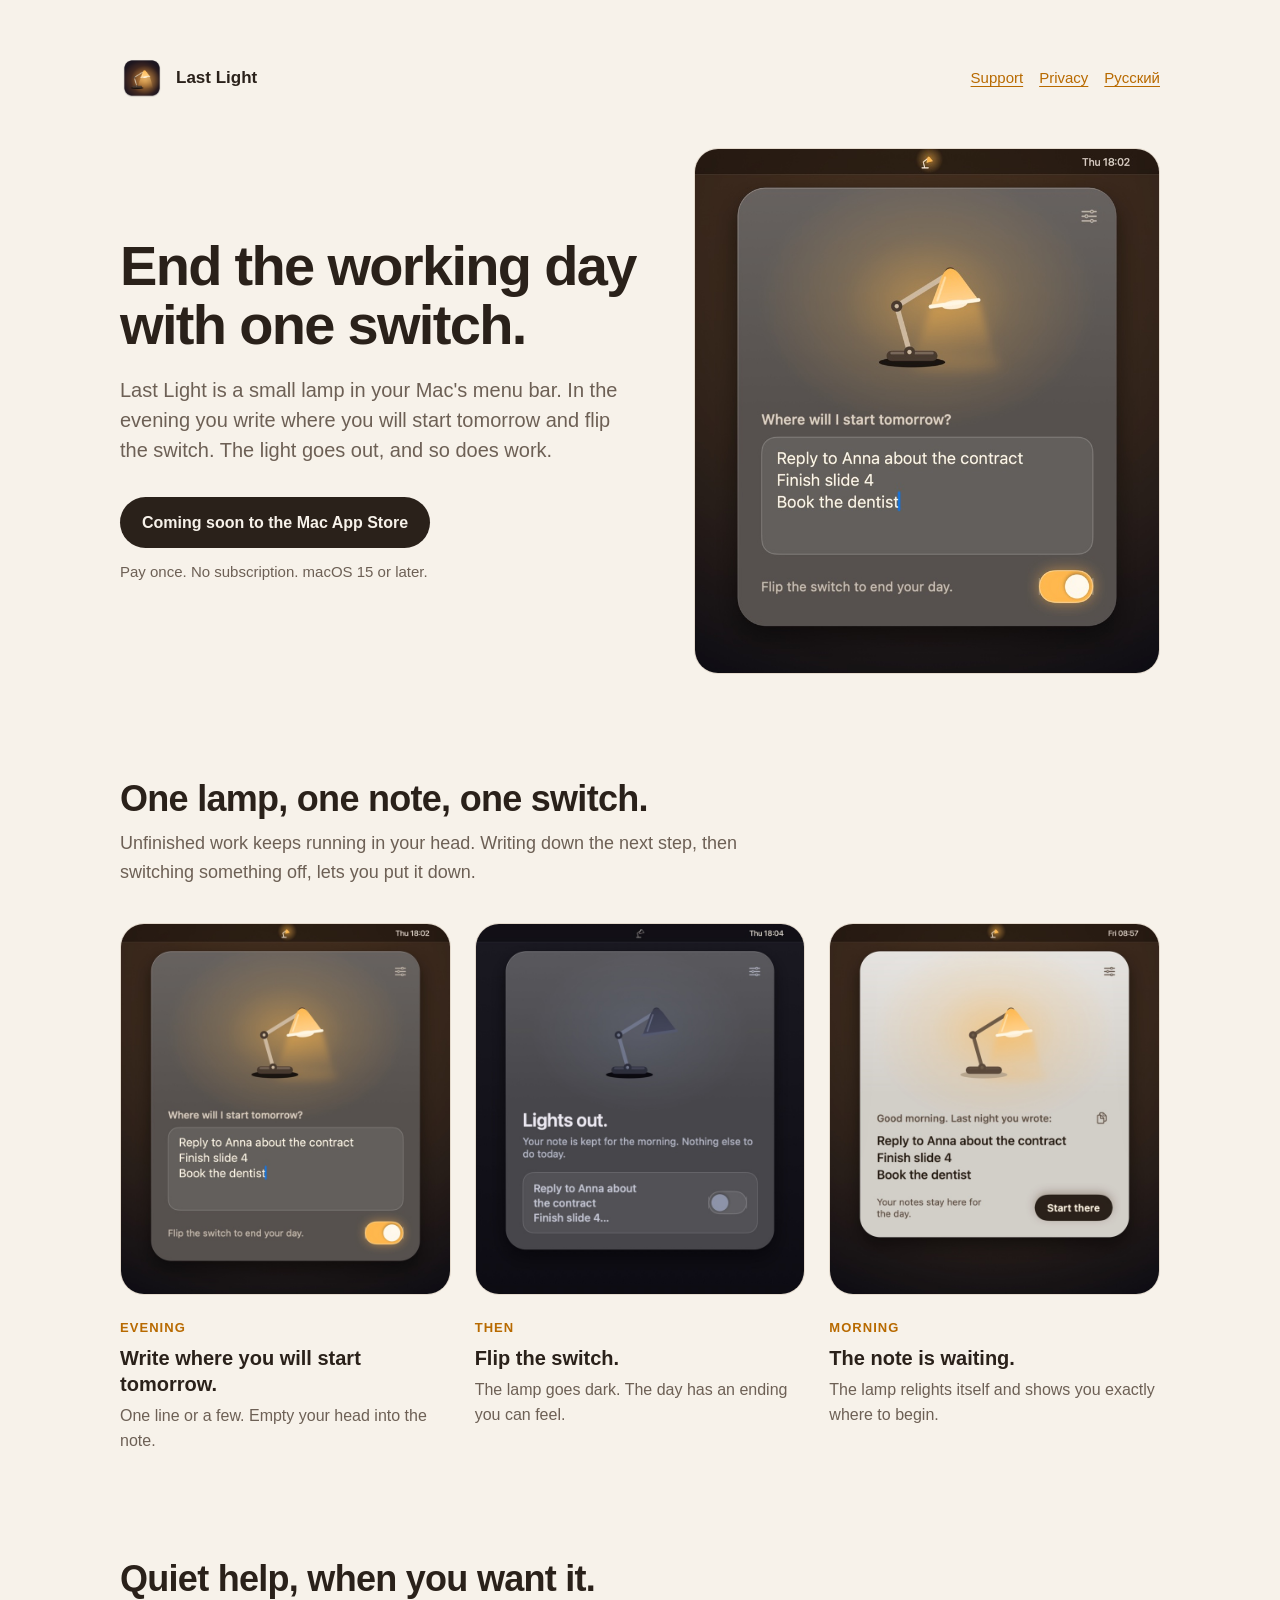
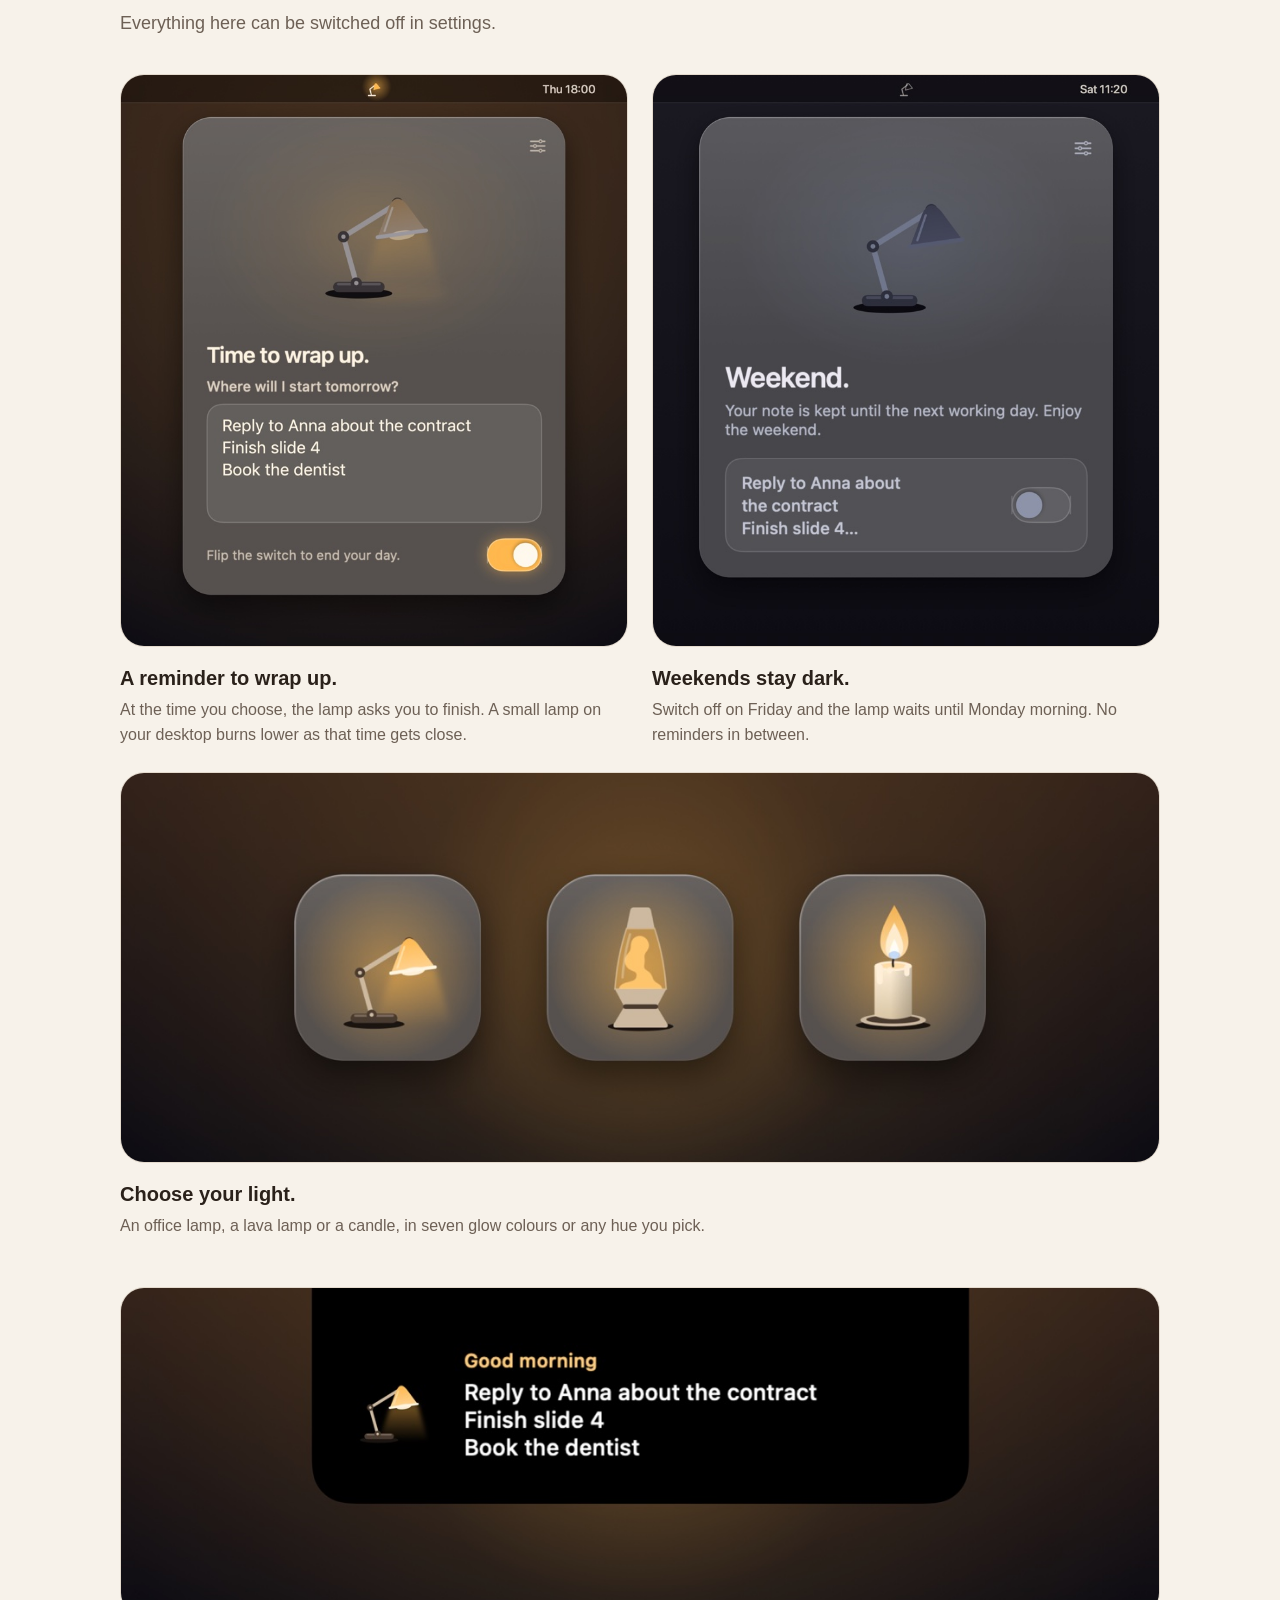
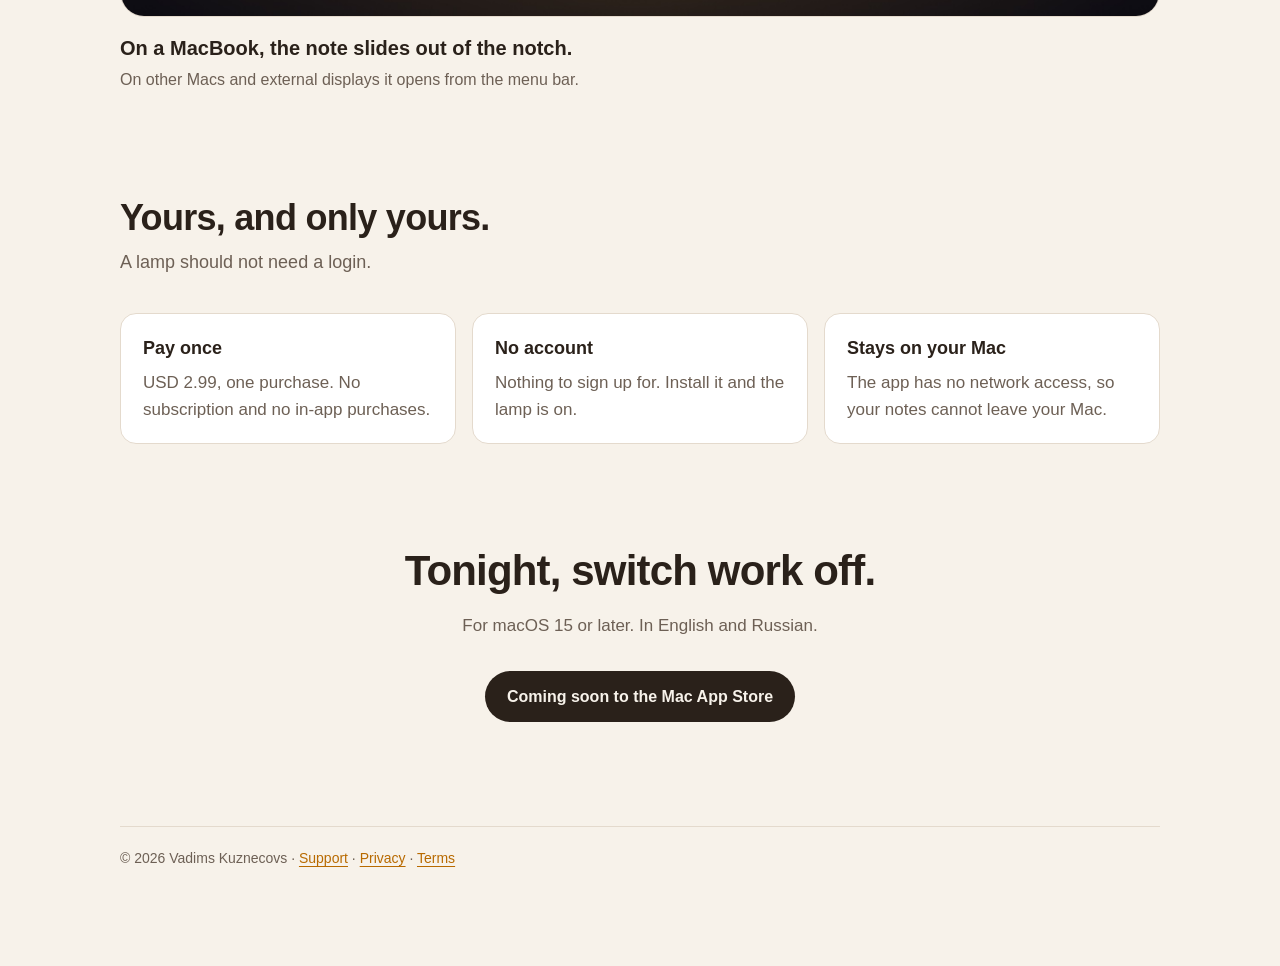
<file: index.html>
<!doctype html>
<html lang="en">
<head>
<meta charset="utf-8">
<meta name="viewport" content="width=device-width, initial-scale=1">
<title>Last Light: end the working day with one switch</title>
<meta name="description" content="A small lamp in your Mac's menu bar. Write where you will start tomorrow, flip the switch, and the working day is over.">
<meta property="og:title" content="Last Light: end the working day with one switch">
<meta property="og:description" content="A small lamp in your Mac's menu bar. Write where you will start tomorrow, flip the switch, and the working day is over.">
<meta property="og:image" content="https://nikomistar.github.io/lastlight/img/en/evening.jpg">
<link rel="icon" href="icon.png">
<link rel="stylesheet" href="style.css">
</head>
<body>
<main class="wide">
  <header class="site">
    <img src="icon.png" alt="">
    <a class="name" href="index.html">Last Light</a>
    <nav><a href="support.html#en">Support</a><a href="privacy.html#en">Privacy</a><a href="ru.html" lang="ru">Русский</a></nav>
  </header>

  <section class="hero">
    <div>
      <h1>End the working day with one switch.</h1>
      <p class="lead">Last Light is a small lamp in your Mac's menu bar. In the evening you write where you will start tomorrow and flip the switch. The light goes out, and so does work.</p>
      <div class="cta">
        <span class="badge">Coming soon to the Mac App Store</span>
        <span class="terms">Pay once. No subscription. macOS 15 or later.</span>
      </div>
    </div>
    <img class="shot" src="img/en/evening.jpg" width="780" height="880" alt="The Last Light panel under the menu bar: a lit desk lamp, a note for tomorrow and a switch.">
  </section>

  <section class="block">
    <h2>One lamp, one note, one switch.</h2>
    <p class="sub">Unfinished work keeps running in your head. Writing down the next step, then switching something off, lets you put it down.</p>
    <div class="steps">
      <figure>
        <img class="shot" src="img/en/evening.jpg" width="780" height="880" loading="lazy" alt="The Last Light panel under the menu bar: a lit desk lamp, a note for tomorrow and a switch.">
        <figcaption><span class="when">Evening</span><h3>Write where you will start tomorrow.</h3><p>One line or a few. Empty your head into the note.</p></figcaption>
      </figure>
      <figure>
        <img class="shot" src="img/en/lights-out.jpg" width="780" height="880" loading="lazy" alt="The same panel with the lamp dark and the note kept.">
        <figcaption><span class="when">Then</span><h3>Flip the switch.</h3><p>The lamp goes dark. The day has an ending you can feel.</p></figcaption>
      </figure>
      <figure>
        <img class="shot" src="img/en/morning.jpg" width="780" height="880" loading="lazy" alt="The lamp lit again in the morning, showing last night's note.">
        <figcaption><span class="when">Morning</span><h3>The note is waiting.</h3><p>The lamp relights itself and shows you exactly where to begin.</p></figcaption>
      </figure>
    </div>
  </section>

  <section class="block">
    <h2>Quiet help, when you want it.</h2>
    <p class="sub">Everything here can be switched off in settings.</p>
    <div class="pair">
      <figure>
        <img class="shot" src="img/en/wrap-up.jpg" width="780" height="880" loading="lazy" alt="The panel saying it is time to wrap up, the lamp burning low.">
        <figcaption><h3>A reminder to wrap up.</h3><p>At the time you choose, the lamp asks you to finish. A small lamp on your desktop burns lower as that time gets close.</p></figcaption>
      </figure>
      <figure>
        <img class="shot" src="img/en/weekend.jpg" width="780" height="880" loading="lazy" alt="The panel on a Saturday: the lamp is dark and the note waits for the next working day.">
        <figcaption><h3>Weekends stay dark.</h3><p>Switch off on Friday and the lamp waits until Monday morning. No reminders in between.</p></figcaption>
      </figure>
    </div>
    <figure class="band">
      <img class="shot" src="img/en/lamps.jpg" width="1200" height="450" loading="lazy" alt="Three lamps on desktop tiles: an office lamp, a lava lamp and a candle.">
      <figcaption><h3>Choose your light.</h3><p>An office lamp, a lava lamp or a candle, in seven glow colours or any hue you pick.</p></figcaption>
    </figure>
    <figure class="band">
      <img class="shot" src="img/en/notch.jpg" width="1200" height="380" loading="lazy" alt="A note sliding out from under the MacBook camera notch.">
      <figcaption><h3>On a MacBook, the note slides out of the notch.</h3><p>On other Macs and external displays it opens from the menu bar.</p></figcaption>
    </figure>
  </section>

  <section class="block">
    <h2>Yours, and only yours.</h2>
    <p class="sub">A lamp should not need a login.</p>
    <div class="promises">
      <div class="card"><h3>Pay once</h3><p>USD 2.99, one purchase. No subscription and no in-app purchases.</p></div>
      <div class="card"><h3>No account</h3><p>Nothing to sign up for. Install it and the lamp is on.</p></div>
      <div class="card"><h3>Stays on your Mac</h3><p>The app has no network access, so your notes cannot leave your Mac.</p></div>
    </div>
  </section>

  <section class="block closing">
    <h2>Tonight, switch work off.</h2>
    <p>For macOS 15 or later. In English and Russian.</p>
    <div class="cta">
      <span class="badge">Coming soon to the Mac App Store</span>
    </div>
  </section>

  <footer>© 2026 Vadims Kuznecovs · <a href="support.html#en">Support</a> · <a href="privacy.html#en">Privacy</a> · <a href="terms.html#en">Terms</a></footer>
</main>
</body>
</html>
</file>
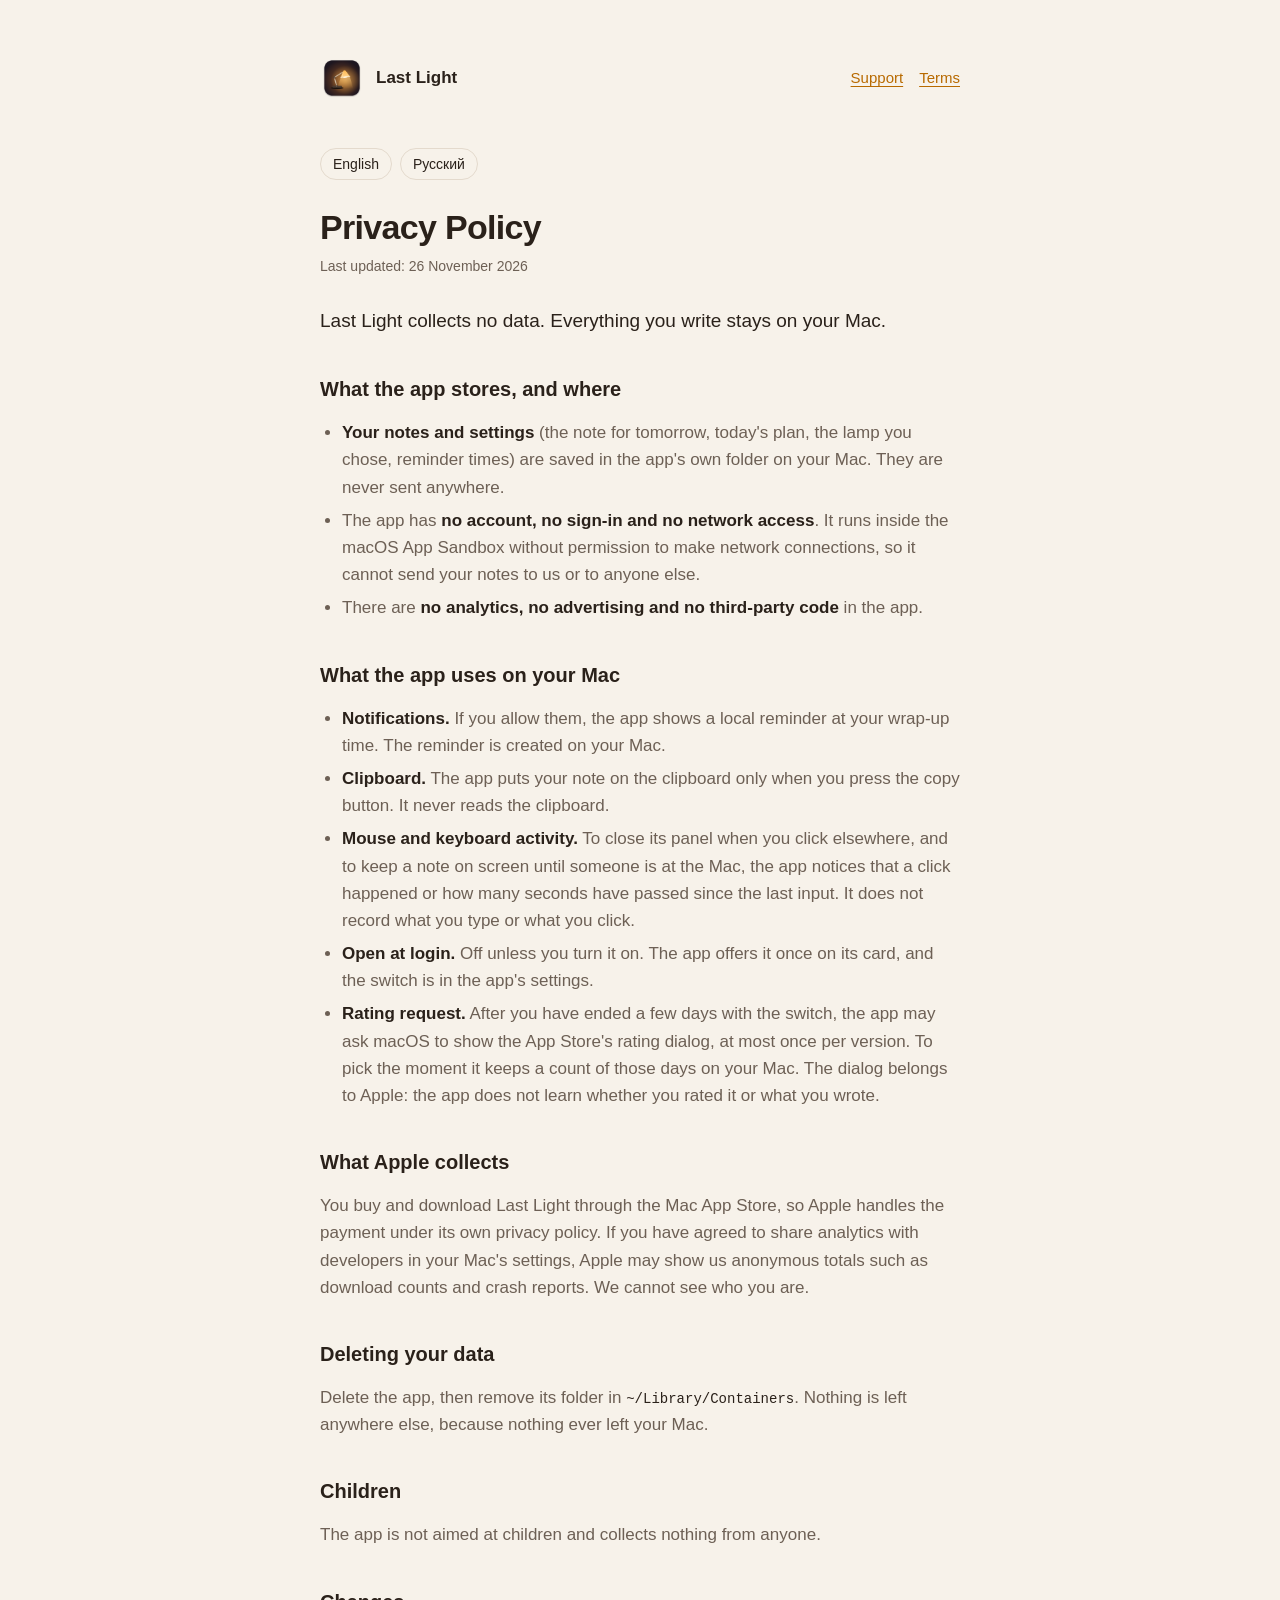
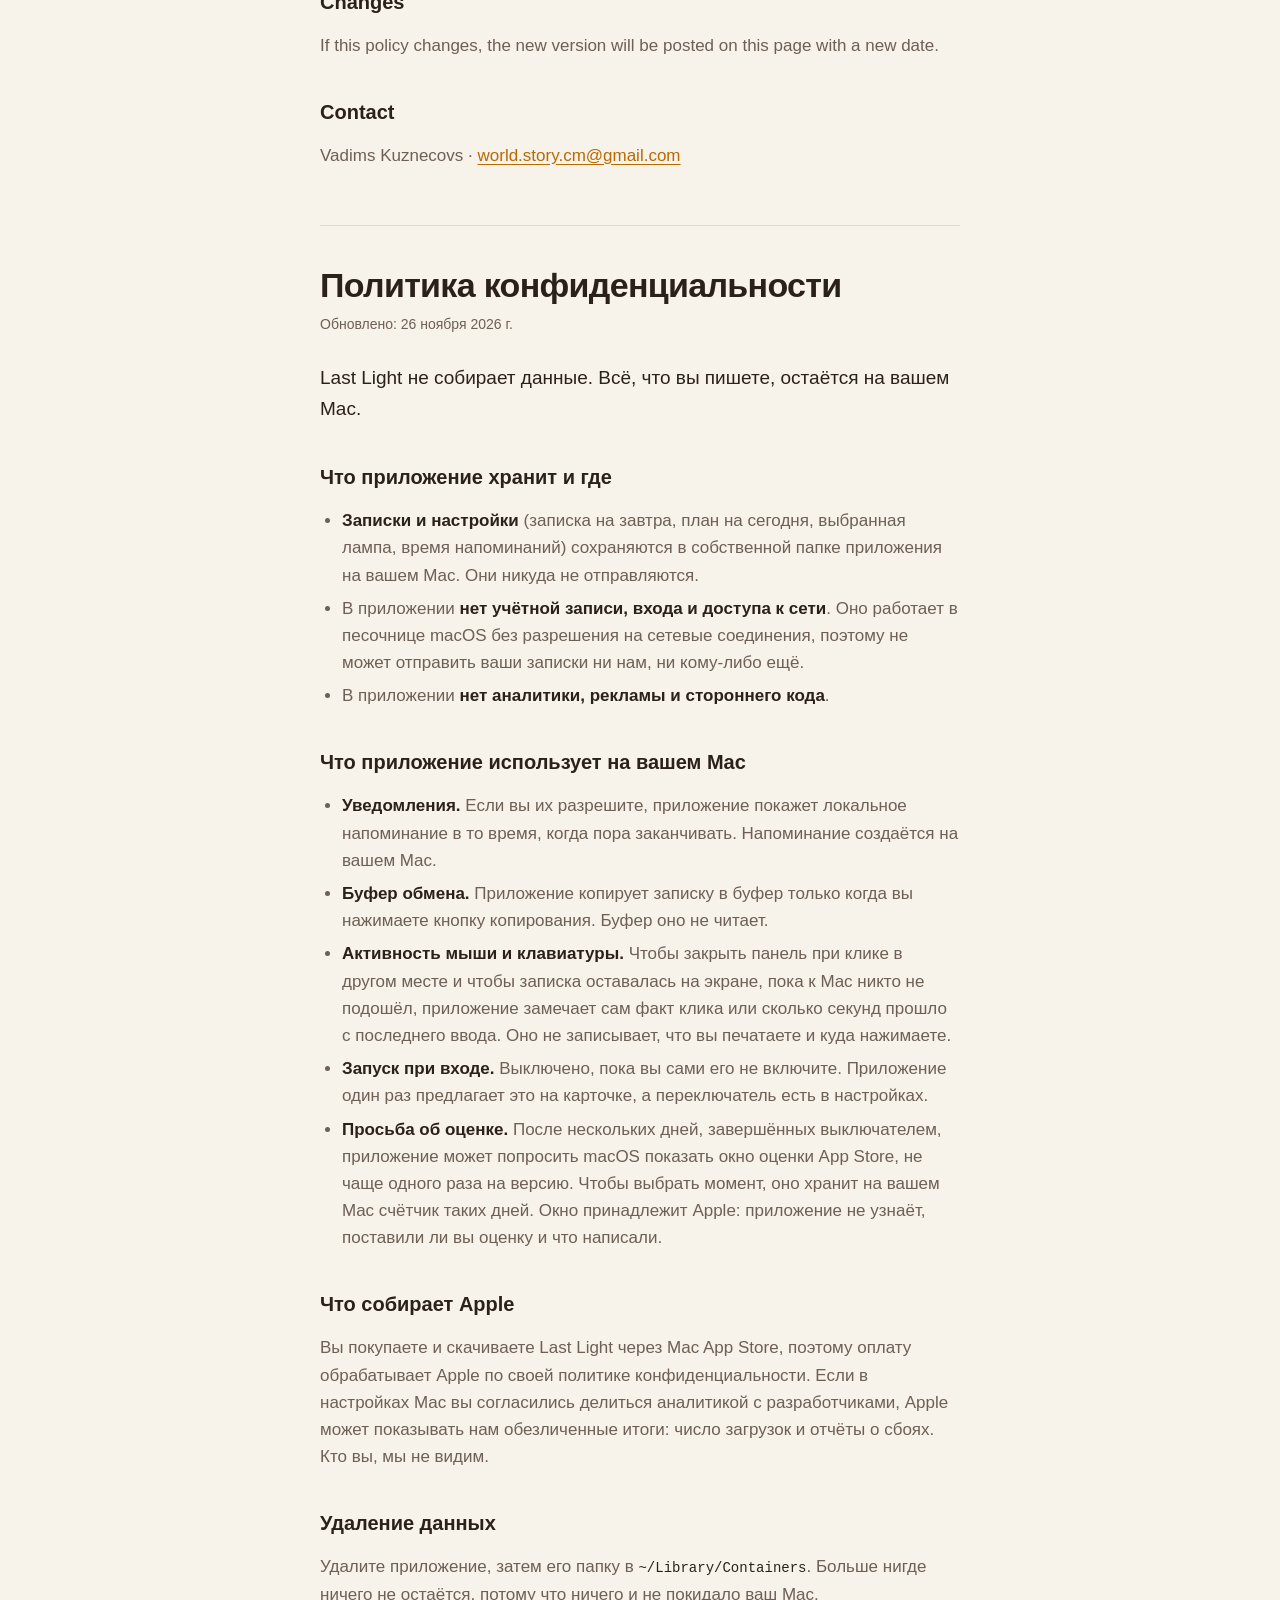
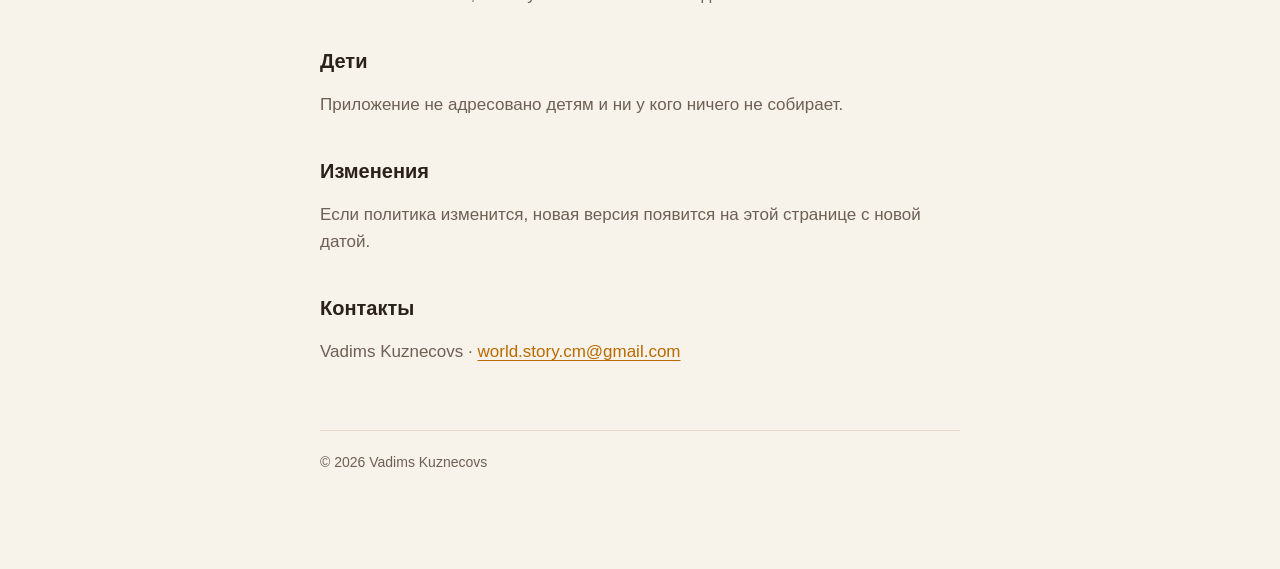
<file: privacy.html>
<!doctype html>
<html lang="en">
<head>
<meta charset="utf-8">
<meta name="viewport" content="width=device-width, initial-scale=1">
<title>Privacy Policy · Last Light</title>
<meta name="description" content="Last Light collects no data. Your notes stay on your Mac.">
<link rel="stylesheet" href="style.css">
</head>
<body>
<main>
  <header class="site">
    <img src="icon.png" alt="">
    <a class="name" href="index.html" data-ru-href="ru.html">Last Light</a>
    <nav><a href="support.html" data-ru-href="support.html#ru" data-ru="Поддержка">Support</a><a href="terms.html" data-ru-href="terms.html#ru" data-ru="Условия">Terms</a></nav>
  </header>

  <div class="langs"><a href="#en">English</a><a href="#ru">Русский</a></div>

  <section class="lang" id="en" lang="en">
    <h1>Privacy Policy</h1>
    <p class="meta">Last updated: 26 November 2026</p>

    <p class="lead">Last Light collects no data. Everything you write stays on your Mac.</p>

    <h2>What the app stores, and where</h2>
    <ul>
      <li><strong>Your notes and settings</strong> (the note for tomorrow, today's plan, the lamp you chose, reminder times) are saved in the app's own folder on your Mac. They are never sent anywhere.</li>
      <li>The app has <strong>no account, no sign-in and no network access</strong>. It runs inside the macOS App Sandbox without permission to make network connections, so it cannot send your notes to us or to anyone else.</li>
      <li>There are <strong>no analytics, no advertising and no third-party code</strong> in the app.</li>
    </ul>

    <h2>What the app uses on your Mac</h2>
    <ul>
      <li><strong>Notifications.</strong> If you allow them, the app shows a local reminder at your wrap-up time. The reminder is created on your Mac.</li>
      <li><strong>Clipboard.</strong> The app puts your note on the clipboard only when you press the copy button. It never reads the clipboard.</li>
      <li><strong>Mouse and keyboard activity.</strong> To close its panel when you click elsewhere, and to keep a note on screen until someone is at the Mac, the app notices that a click happened or how many seconds have passed since the last input. It does not record what you type or what you click.</li>
      <li><strong>Open at login.</strong> Off unless you turn it on. The app offers it once on its card, and the switch is in the app's settings.</li>
      <li><strong>Rating request.</strong> After you have ended a few days with the switch, the app may ask macOS to show the App Store's rating dialog, at most once per version. To pick the moment it keeps a count of those days on your Mac. The dialog belongs to Apple: the app does not learn whether you rated it or what you wrote.</li>
    </ul>

    <h2>What Apple collects</h2>
    <p>You buy and download Last Light through the Mac App Store, so Apple handles the payment under its own privacy policy. If you have agreed to share analytics with developers in your Mac's settings, Apple may show us anonymous totals such as download counts and crash reports. We cannot see who you are.</p>

    <h2>Deleting your data</h2>
    <p>Delete the app, then remove its folder in <code>~/Library/Containers</code>. Nothing is left anywhere else, because nothing ever left your Mac.</p>

    <h2>Children</h2>
    <p>The app is not aimed at children and collects nothing from anyone.</p>

    <h2>Changes</h2>
    <p>If this policy changes, the new version will be posted on this page with a new date.</p>

    <h2>Contact</h2>
    <p>Vadims Kuznecovs · <a href="mailto:world.story.cm@gmail.com">world.story.cm@gmail.com</a></p>
  </section>

  <section class="lang" id="ru" lang="ru">
    <h1>Политика конфиденциальности</h1>
    <p class="meta">Обновлено: 26 ноября 2026 г.</p>

    <p class="lead">Last Light не собирает данные. Всё, что вы пишете, остаётся на вашем Mac.</p>

    <h2>Что приложение хранит и где</h2>
    <ul>
      <li><strong>Записки и настройки</strong> (записка на завтра, план на сегодня, выбранная лампа, время напоминаний) сохраняются в собственной папке приложения на вашем Mac. Они никуда не отправляются.</li>
      <li>В приложении <strong>нет учётной записи, входа и доступа к сети</strong>. Оно работает в песочнице macOS без разрешения на сетевые соединения, поэтому не может отправить ваши записки ни нам, ни кому-либо ещё.</li>
      <li>В приложении <strong>нет аналитики, рекламы и стороннего кода</strong>.</li>
    </ul>

    <h2>Что приложение использует на вашем Mac</h2>
    <ul>
      <li><strong>Уведомления.</strong> Если вы их разрешите, приложение покажет локальное напоминание в то время, когда пора заканчивать. Напоминание создаётся на вашем Mac.</li>
      <li><strong>Буфер обмена.</strong> Приложение копирует записку в буфер только когда вы нажимаете кнопку копирования. Буфер оно не читает.</li>
      <li><strong>Активность мыши и клавиатуры.</strong> Чтобы закрыть панель при клике в другом месте и чтобы записка оставалась на экране, пока к Mac никто не подошёл, приложение замечает сам факт клика или сколько секунд прошло с последнего ввода. Оно не записывает, что вы печатаете и куда нажимаете.</li>
      <li><strong>Запуск при входе.</strong> Выключено, пока вы сами его не включите. Приложение один раз предлагает это на карточке, а переключатель есть в настройках.</li>
      <li><strong>Просьба об оценке.</strong> После нескольких дней, завершённых выключателем, приложение может попросить macOS показать окно оценки App Store, не чаще одного раза на версию. Чтобы выбрать момент, оно хранит на вашем Mac счётчик таких дней. Окно принадлежит Apple: приложение не узнаёт, поставили ли вы оценку и что написали.</li>
    </ul>

    <h2>Что собирает Apple</h2>
    <p>Вы покупаете и скачиваете Last Light через Mac App Store, поэтому оплату обрабатывает Apple по своей политике конфиденциальности. Если в настройках Mac вы согласились делиться аналитикой с разработчиками, Apple может показывать нам обезличенные итоги: число загрузок и отчёты о сбоях. Кто вы, мы не видим.</p>

    <h2>Удаление данных</h2>
    <p>Удалите приложение, затем его папку в <code>~/Library/Containers</code>. Больше нигде ничего не остаётся, потому что ничего и не покидало ваш Mac.</p>

    <h2>Дети</h2>
    <p>Приложение не адресовано детям и ни у кого ничего не собирает.</p>

    <h2>Изменения</h2>
    <p>Если политика изменится, новая версия появится на этой странице с новой датой.</p>

    <h2>Контакты</h2>
    <p>Vadims Kuznecovs · <a href="mailto:world.story.cm@gmail.com">world.story.cm@gmail.com</a></p>
  </section>

  <footer>© 2026 Vadims Kuznecovs</footer>
</main>
<script src="lang.js"></script>
</body>
</html>
</file>
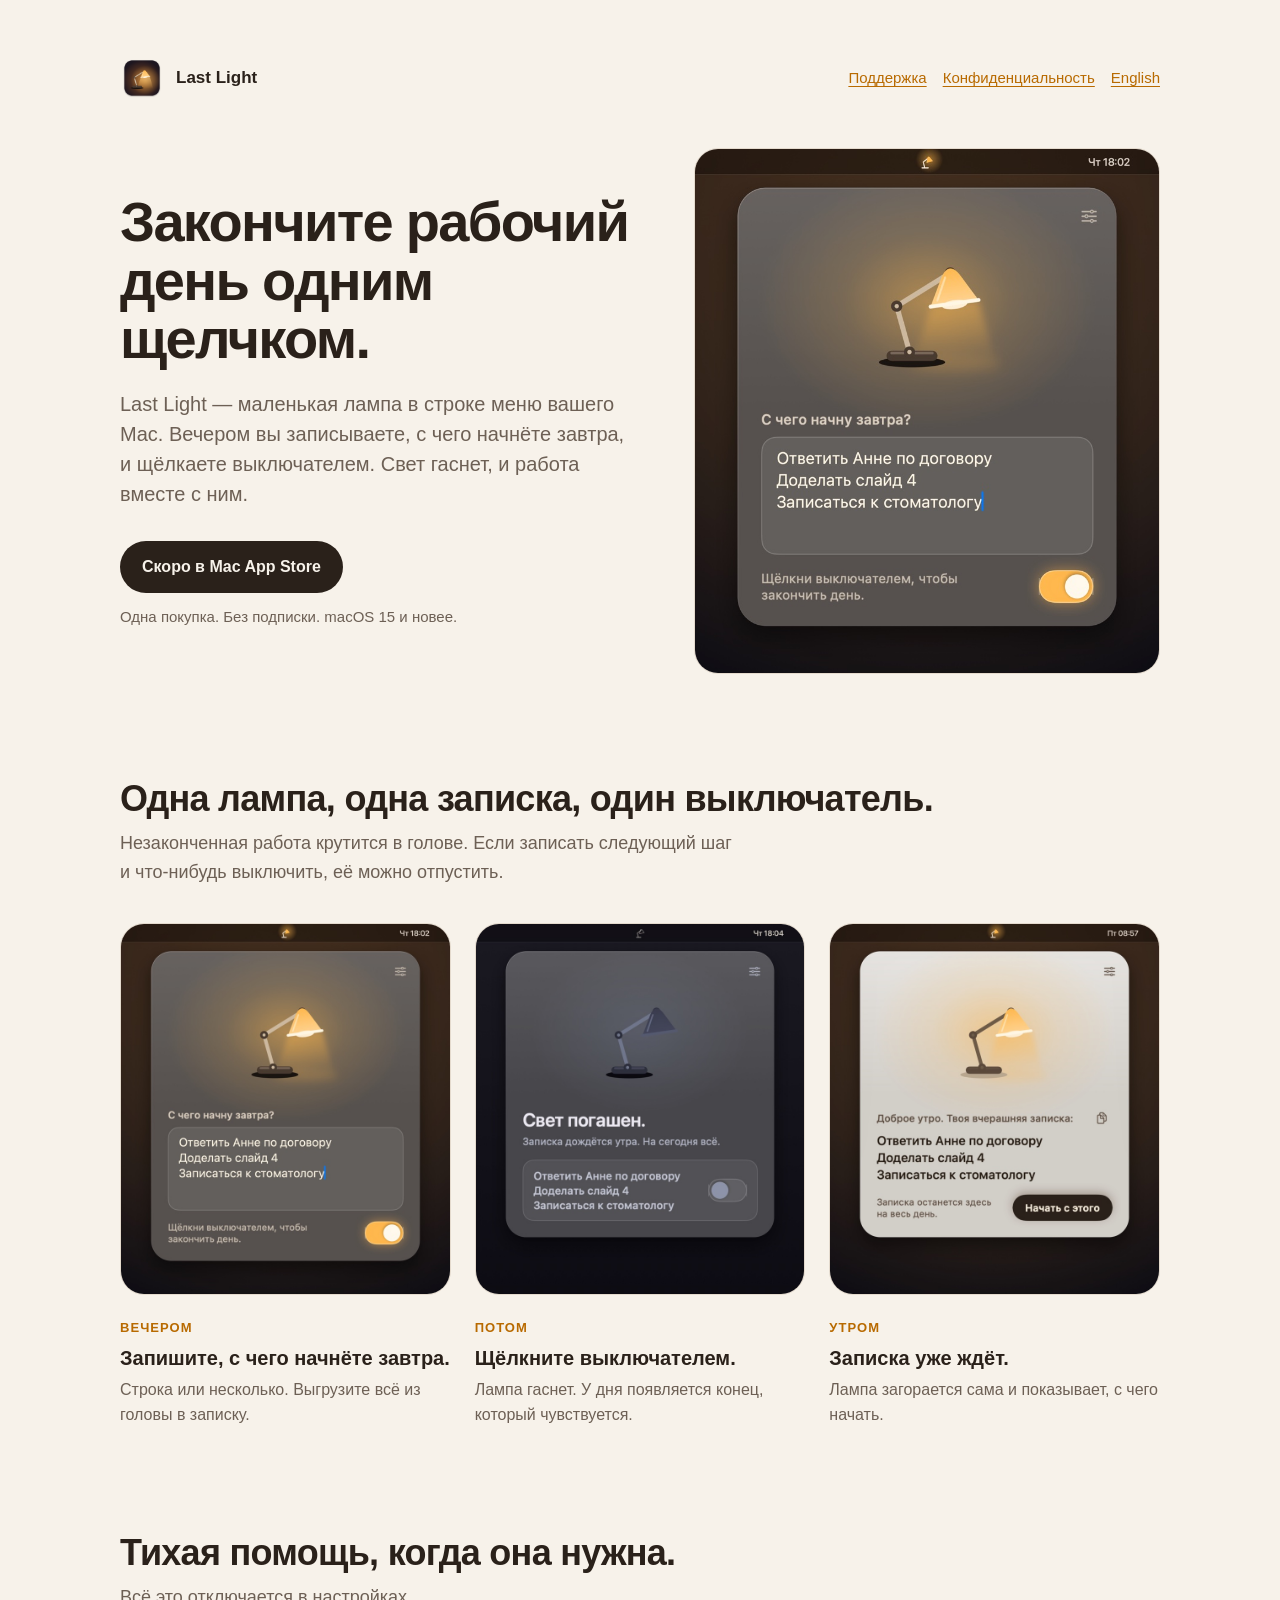
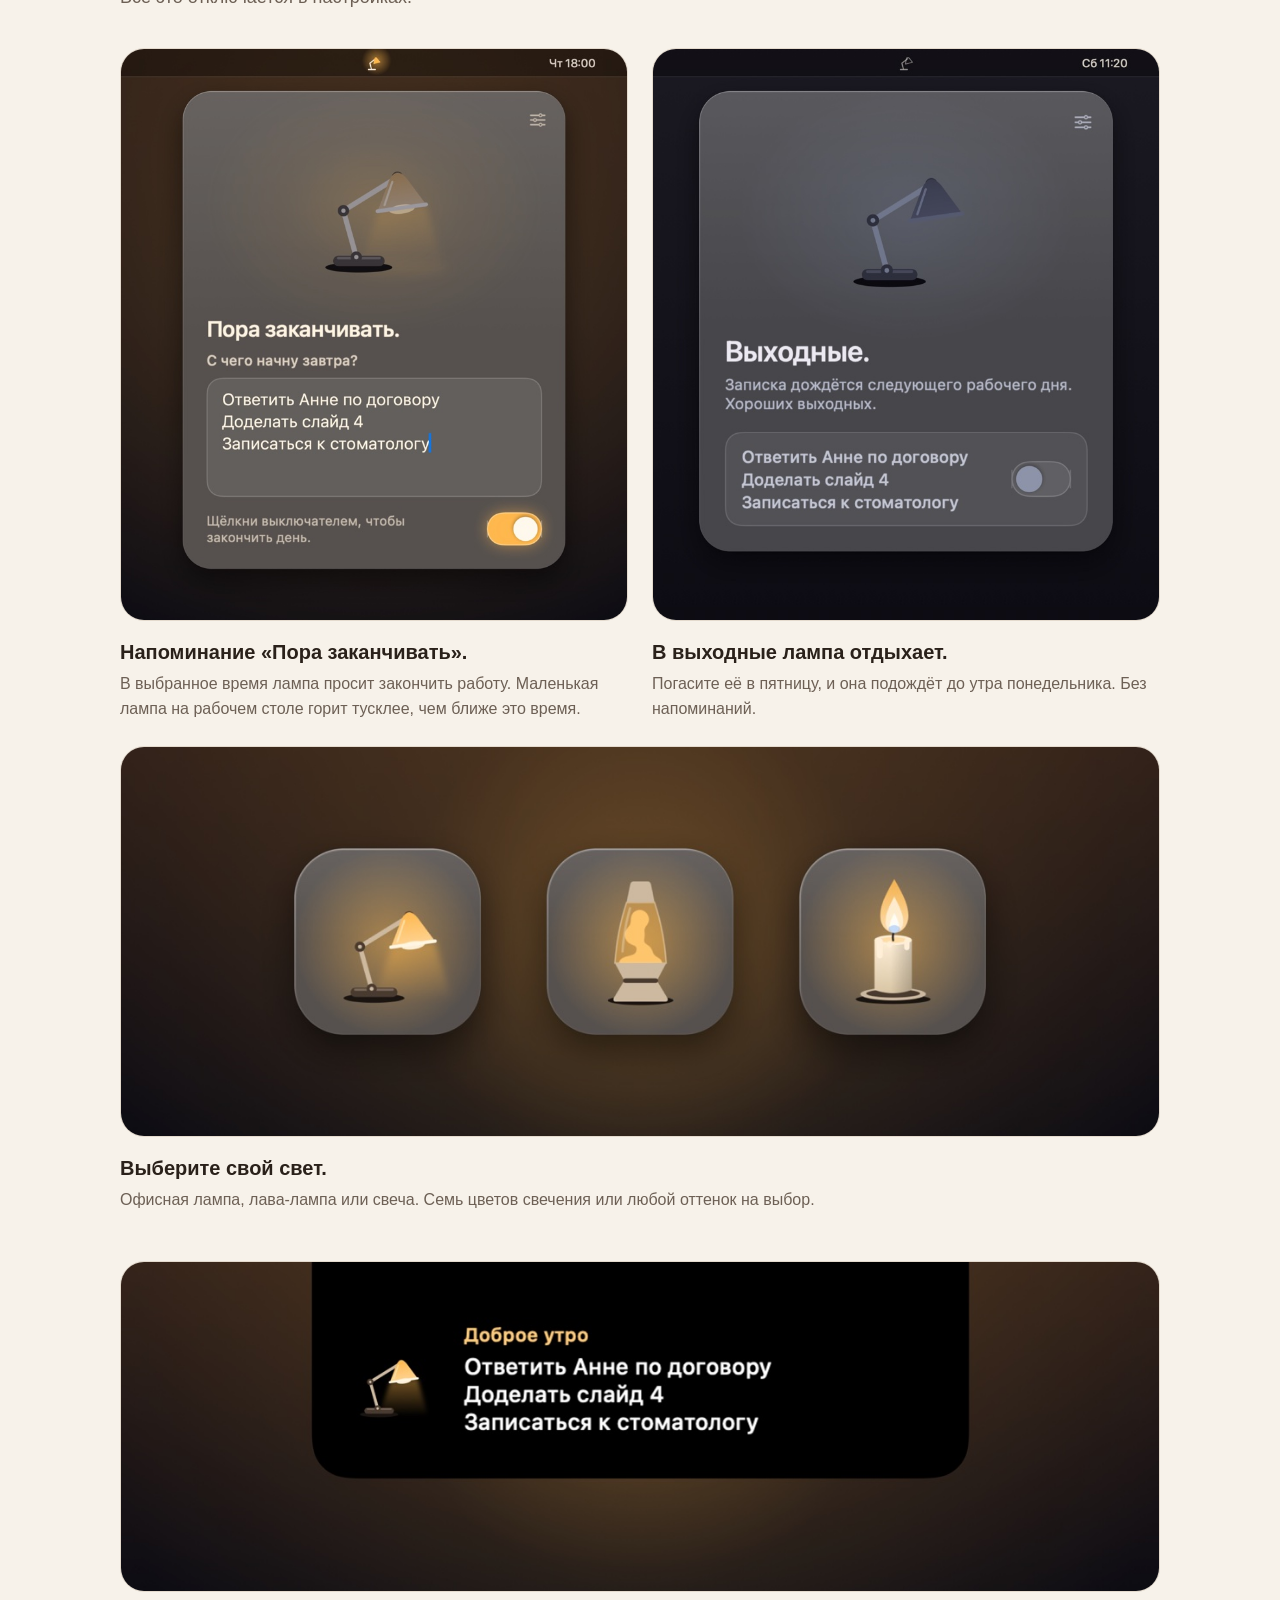
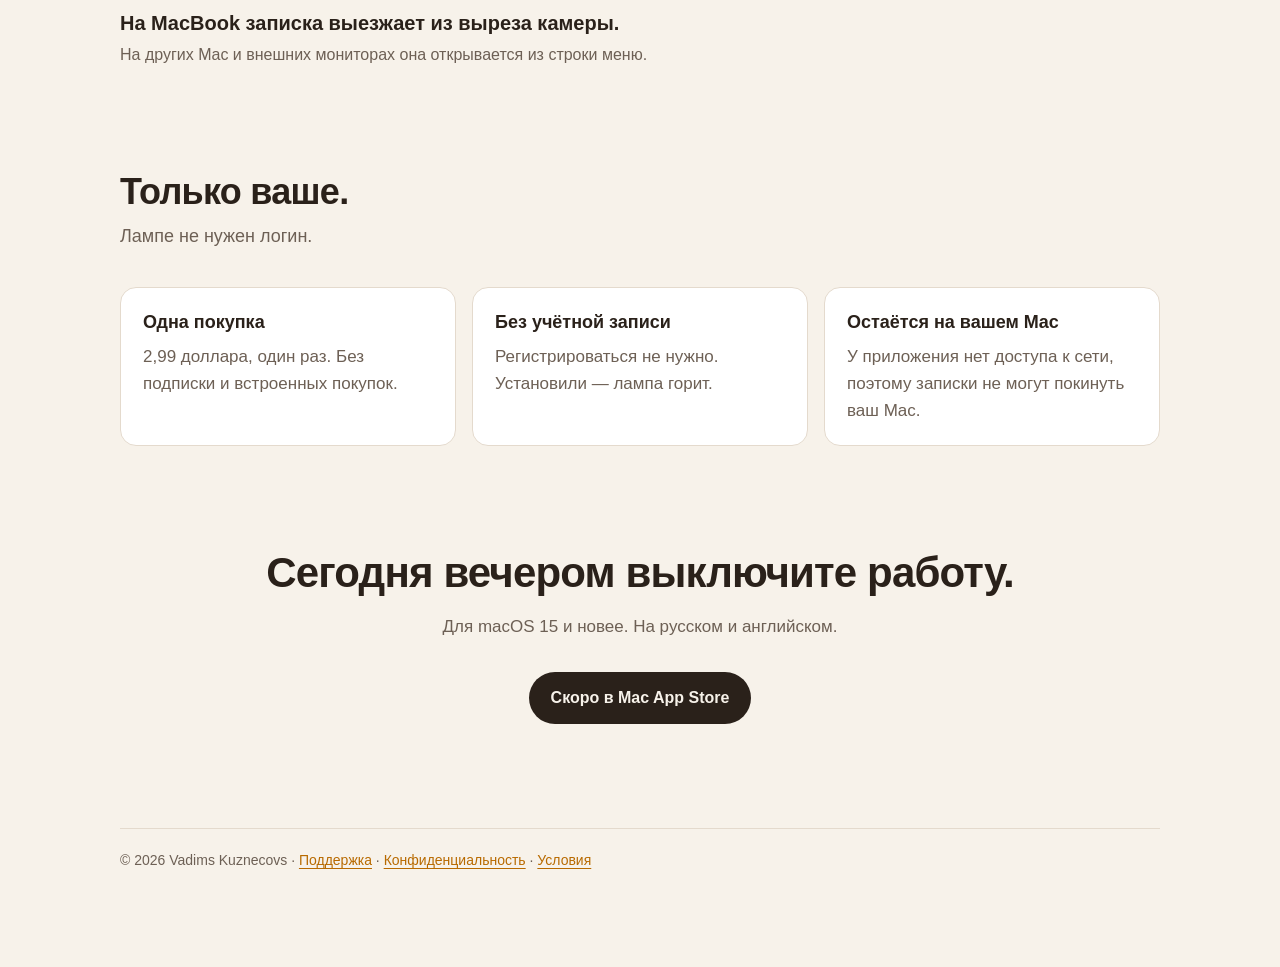
<file: ru.html>
<!doctype html>
<html lang="ru">
<head>
<meta charset="utf-8">
<meta name="viewport" content="width=device-width, initial-scale=1">
<title>Last Light: закончите рабочий день одним щелчком</title>
<meta name="description" content="Маленькая лампа в строке меню Mac. Запишите, с чего начнёте завтра, щёлкните выключателем, и рабочий день закончен.">
<meta property="og:title" content="Last Light: закончите рабочий день одним щелчком">
<meta property="og:description" content="Маленькая лампа в строке меню Mac. Запишите, с чего начнёте завтра, щёлкните выключателем, и рабочий день закончен.">
<meta property="og:image" content="https://nikomistar.github.io/lastlight/img/ru/evening.jpg">
<link rel="icon" href="icon.png">
<link rel="stylesheet" href="style.css">
</head>
<body>
<main class="wide">
  <header class="site">
    <img src="icon.png" alt="">
    <a class="name" href="ru.html">Last Light</a>
    <nav><a href="support.html#ru">Поддержка</a><a href="privacy.html#ru">Конфиденциальность</a><a href="index.html" lang="en">English</a></nav>
  </header>

  <section class="hero">
    <div>
      <h1>Закончите рабочий день одним щелчком.</h1>
      <p class="lead">Last Light — маленькая лампа в строке меню вашего Mac. Вечером вы записываете, с чего начнёте завтра, и щёлкаете выключателем. Свет гаснет, и работа вместе с ним.</p>
      <div class="cta">
        <span class="badge">Скоро в Mac App Store</span>
        <span class="terms">Одна покупка. Без подписки. macOS 15 и новее.</span>
      </div>
    </div>
    <img class="shot" src="img/ru/evening.jpg" width="780" height="880" alt="Панель Last Light под строкой меню: горящая настольная лампа, записка на завтра и выключатель.">
  </section>

  <section class="block">
    <h2>Одна лампа, одна записка, один выключатель.</h2>
    <p class="sub">Незаконченная работа крутится в голове. Если записать следующий шаг и что-нибудь выключить, её можно отпустить.</p>
    <div class="steps">
      <figure>
        <img class="shot" src="img/ru/evening.jpg" width="780" height="880" loading="lazy" alt="Панель Last Light под строкой меню: горящая настольная лампа, записка на завтра и выключатель.">
        <figcaption><span class="when">Вечером</span><h3>Запишите, с чего начнёте завтра.</h3><p>Строка или несколько. Выгрузите всё из головы в записку.</p></figcaption>
      </figure>
      <figure>
        <img class="shot" src="img/ru/lights-out.jpg" width="780" height="880" loading="lazy" alt="Та же панель: лампа погашена, записка сохранена.">
        <figcaption><span class="when">Потом</span><h3>Щёлкните выключателем.</h3><p>Лампа гаснет. У дня появляется конец, который чувствуется.</p></figcaption>
      </figure>
      <figure>
        <img class="shot" src="img/ru/morning.jpg" width="780" height="880" loading="lazy" alt="Утром лампа снова горит и показывает вчерашнюю записку.">
        <figcaption><span class="when">Утром</span><h3>Записка уже ждёт.</h3><p>Лампа загорается сама и показывает, с чего начать.</p></figcaption>
      </figure>
    </div>
  </section>

  <section class="block">
    <h2>Тихая помощь, когда она нужна.</h2>
    <p class="sub">Всё это отключается в настройках.</p>
    <div class="pair">
      <figure>
        <img class="shot" src="img/ru/wrap-up.jpg" width="780" height="880" loading="lazy" alt="Панель сообщает, что пора заканчивать, лампа горит тускло.">
        <figcaption><h3>Напоминание «Пора заканчивать».</h3><p>В выбранное время лампа просит закончить работу. Маленькая лампа на рабочем столе горит тусклее, чем ближе это время.</p></figcaption>
      </figure>
      <figure>
        <img class="shot" src="img/ru/weekend.jpg" width="780" height="880" loading="lazy" alt="Панель в субботу: лампа не горит, записка ждёт следующего рабочего дня.">
        <figcaption><h3>В выходные лампа отдыхает.</h3><p>Погасите её в пятницу, и она подождёт до утра понедельника. Без напоминаний.</p></figcaption>
      </figure>
    </div>
    <figure class="band">
      <img class="shot" src="img/ru/lamps.jpg" width="1200" height="450" loading="lazy" alt="Три лампы на плитках рабочего стола: офисная лампа, лава-лампа и свеча.">
      <figcaption><h3>Выберите свой свет.</h3><p>Офисная лампа, лава-лампа или свеча. Семь цветов свечения или любой оттенок на выбор.</p></figcaption>
    </figure>
    <figure class="band">
      <img class="shot" src="img/ru/notch.jpg" width="1200" height="380" loading="lazy" alt="Записка выезжает из-под выреза камеры MacBook.">
      <figcaption><h3>На MacBook записка выезжает из выреза камеры.</h3><p>На других Mac и внешних мониторах она открывается из строки меню.</p></figcaption>
    </figure>
  </section>

  <section class="block">
    <h2>Только ваше.</h2>
    <p class="sub">Лампе не нужен логин.</p>
    <div class="promises">
      <div class="card"><h3>Одна покупка</h3><p>2,99 доллара, один раз. Без подписки и встроенных покупок.</p></div>
      <div class="card"><h3>Без учётной записи</h3><p>Регистрироваться не нужно. Установили — лампа горит.</p></div>
      <div class="card"><h3>Остаётся на вашем Mac</h3><p>У приложения нет доступа к сети, поэтому записки не могут покинуть ваш Mac.</p></div>
    </div>
  </section>

  <section class="block closing">
    <h2>Сегодня вечером выключите работу.</h2>
    <p>Для macOS 15 и новее. На русском и английском.</p>
    <div class="cta">
      <span class="badge">Скоро в Mac App Store</span>
    </div>
  </section>

  <footer>© 2026 Vadims Kuznecovs · <a href="support.html#ru">Поддержка</a> · <a href="privacy.html#ru">Конфиденциальность</a> · <a href="terms.html#ru">Условия</a></footer>
</main>
</body>
</html>
</file>
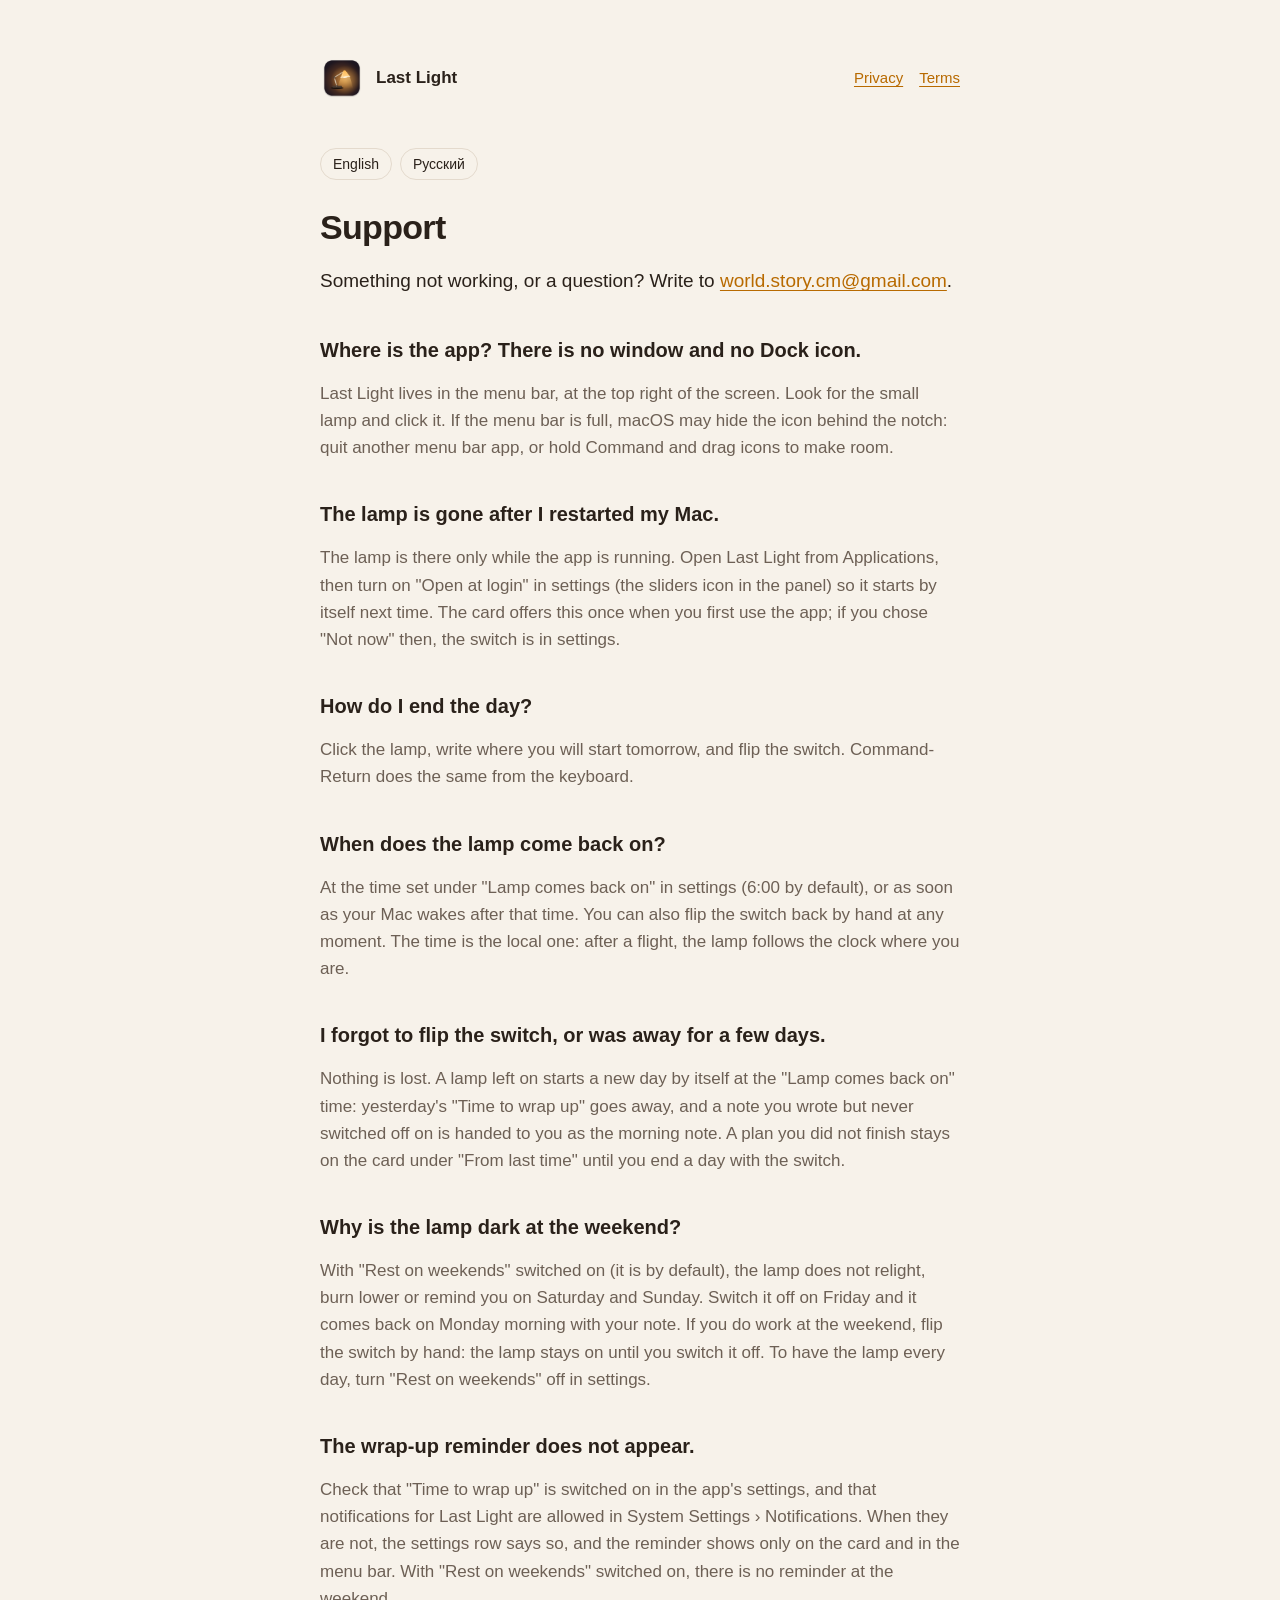
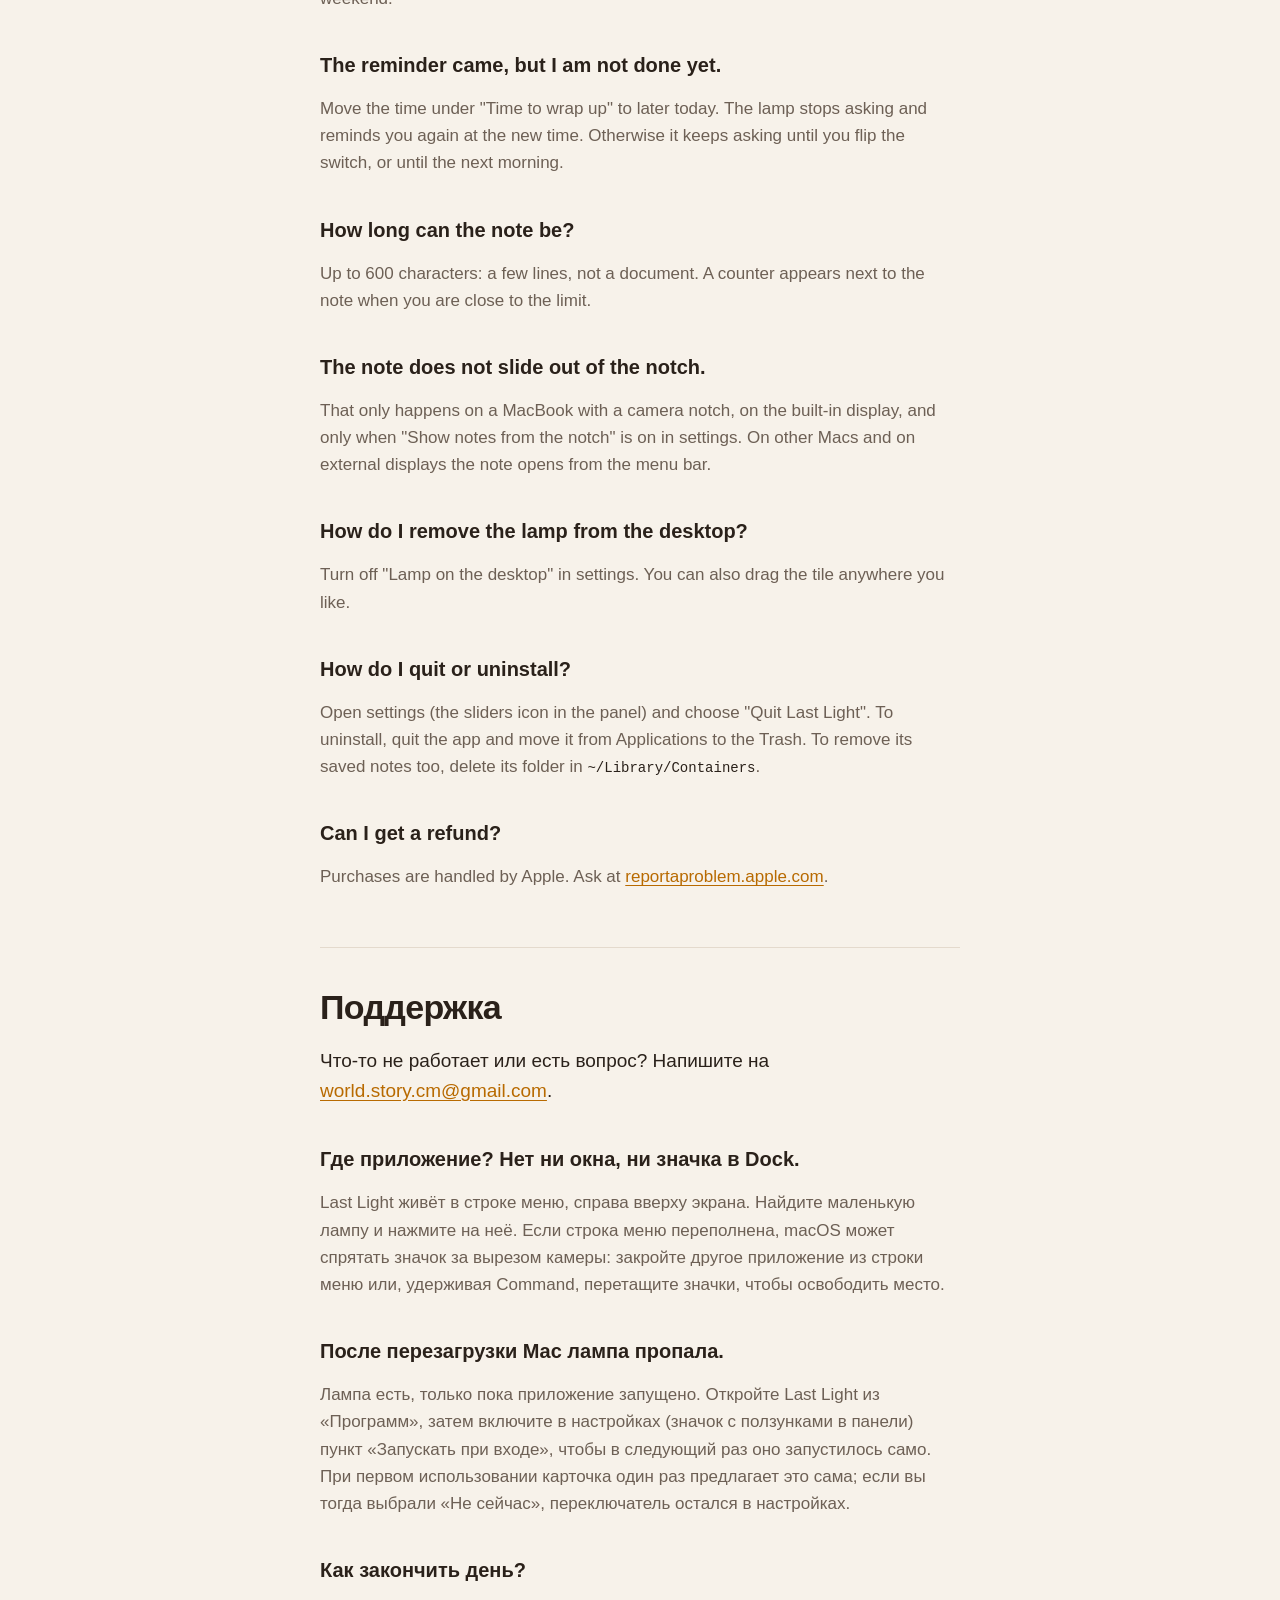
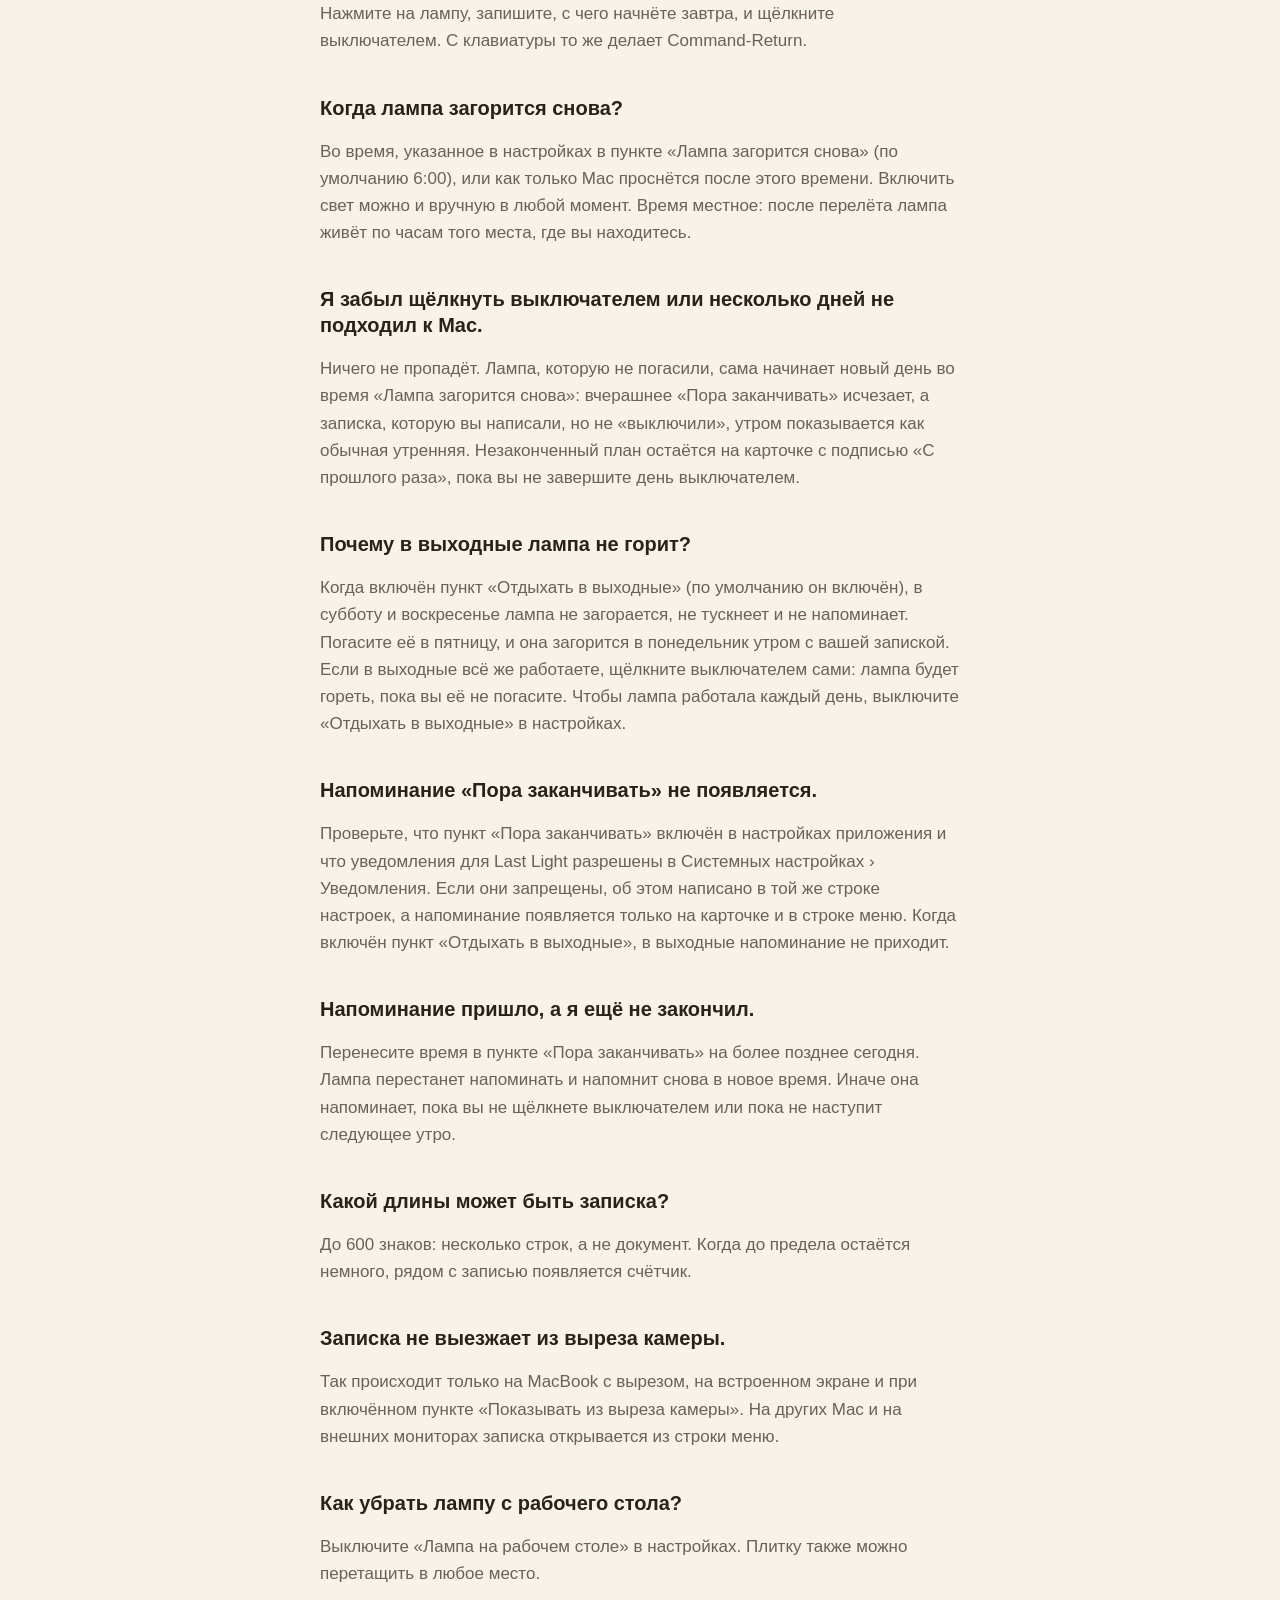
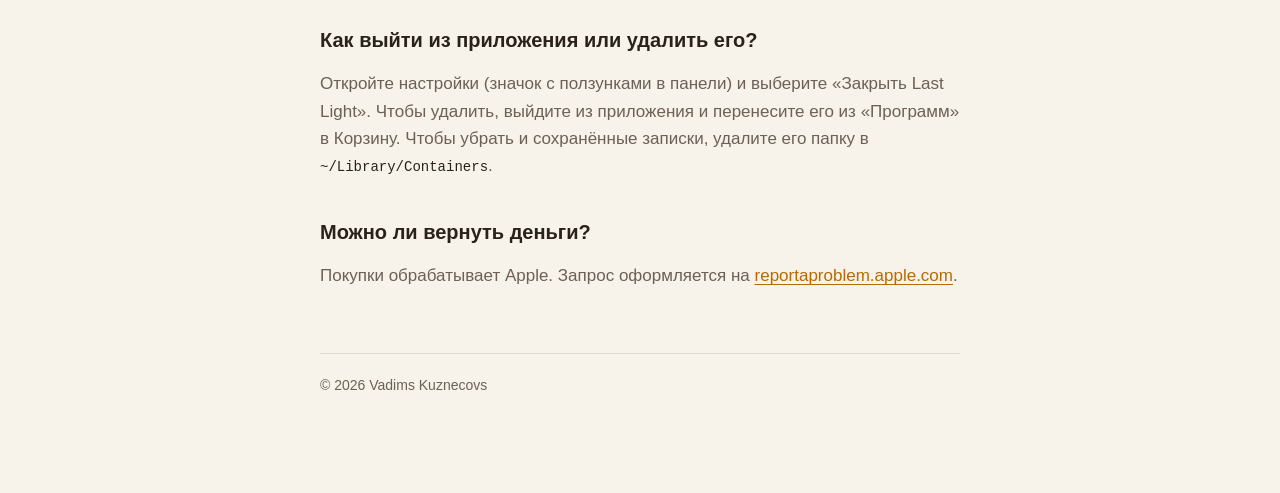
<file: support.html>
<!doctype html>
<html lang="en">
<head>
<meta charset="utf-8">
<meta name="viewport" content="width=device-width, initial-scale=1">
<title>Support · Last Light</title>
<meta name="description" content="Help with Last Light, the menu bar lamp that ends your working day.">
<link rel="stylesheet" href="style.css">
</head>
<body>
<main>
  <header class="site">
    <img src="icon.png" alt="">
    <a class="name" href="index.html" data-ru-href="ru.html">Last Light</a>
    <nav><a href="privacy.html" data-ru-href="privacy.html#ru" data-ru="Конфиденциальность">Privacy</a><a href="terms.html" data-ru-href="terms.html#ru" data-ru="Условия">Terms</a></nav>
  </header>

  <div class="langs"><a href="#en">English</a><a href="#ru">Русский</a></div>

  <section class="lang" id="en" lang="en">
    <h1>Support</h1>
    <p class="lead">Something not working, or a question? Write to <a href="mailto:world.story.cm@gmail.com">world.story.cm@gmail.com</a>.</p>

    <h2>Where is the app? There is no window and no Dock icon.</h2>
    <p>Last Light lives in the menu bar, at the top right of the screen. Look for the small lamp and click it. If the menu bar is full, macOS may hide the icon behind the notch: quit another menu bar app, or hold Command and drag icons to make room.</p>

    <h2>The lamp is gone after I restarted my Mac.</h2>
    <p>The lamp is there only while the app is running. Open Last Light from Applications, then turn on "Open at login" in settings (the sliders icon in the panel) so it starts by itself next time. The card offers this once when you first use the app; if you chose "Not now" then, the switch is in settings.</p>

    <h2>How do I end the day?</h2>
    <p>Click the lamp, write where you will start tomorrow, and flip the switch. Command-Return does the same from the keyboard.</p>

    <h2>When does the lamp come back on?</h2>
    <p>At the time set under "Lamp comes back on" in settings (6:00 by default), or as soon as your Mac wakes after that time. You can also flip the switch back by hand at any moment. The time is the local one: after a flight, the lamp follows the clock where you are.</p>

    <h2>I forgot to flip the switch, or was away for a few days.</h2>
    <p>Nothing is lost. A lamp left on starts a new day by itself at the "Lamp comes back on" time: yesterday's "Time to wrap up" goes away, and a note you wrote but never switched off on is handed to you as the morning note. A plan you did not finish stays on the card under "From last time" until you end a day with the switch.</p>

    <h2>Why is the lamp dark at the weekend?</h2>
    <p>With "Rest on weekends" switched on (it is by default), the lamp does not relight, burn lower or remind you on Saturday and Sunday. Switch it off on Friday and it comes back on Monday morning with your note. If you do work at the weekend, flip the switch by hand: the lamp stays on until you switch it off. To have the lamp every day, turn "Rest on weekends" off in settings.</p>

    <h2>The wrap-up reminder does not appear.</h2>
    <p>Check that "Time to wrap up" is switched on in the app's settings, and that notifications for Last Light are allowed in System Settings › Notifications. When they are not, the settings row says so, and the reminder shows only on the card and in the menu bar. With "Rest on weekends" switched on, there is no reminder at the weekend.</p>

    <h2>The reminder came, but I am not done yet.</h2>
    <p>Move the time under "Time to wrap up" to later today. The lamp stops asking and reminds you again at the new time. Otherwise it keeps asking until you flip the switch, or until the next morning.</p>

    <h2>How long can the note be?</h2>
    <p>Up to 600 characters: a few lines, not a document. A counter appears next to the note when you are close to the limit.</p>

    <h2>The note does not slide out of the notch.</h2>
    <p>That only happens on a MacBook with a camera notch, on the built-in display, and only when "Show notes from the notch" is on in settings. On other Macs and on external displays the note opens from the menu bar.</p>

    <h2>How do I remove the lamp from the desktop?</h2>
    <p>Turn off "Lamp on the desktop" in settings. You can also drag the tile anywhere you like.</p>

    <h2>How do I quit or uninstall?</h2>
    <p>Open settings (the sliders icon in the panel) and choose "Quit Last Light". To uninstall, quit the app and move it from Applications to the Trash. To remove its saved notes too, delete its folder in <code>~/Library/Containers</code>.</p>

    <h2>Can I get a refund?</h2>
    <p>Purchases are handled by Apple. Ask at <a href="https://reportaproblem.apple.com">reportaproblem.apple.com</a>.</p>
  </section>

  <section class="lang" id="ru" lang="ru">
    <h1>Поддержка</h1>
    <p class="lead">Что-то не работает или есть вопрос? Напишите на <a href="mailto:world.story.cm@gmail.com">world.story.cm@gmail.com</a>.</p>

    <h2>Где приложение? Нет ни окна, ни значка в Dock.</h2>
    <p>Last Light живёт в строке меню, справа вверху экрана. Найдите маленькую лампу и нажмите на неё. Если строка меню переполнена, macOS может спрятать значок за вырезом камеры: закройте другое приложение из строки меню или, удерживая Command, перетащите значки, чтобы освободить место.</p>

    <h2>После перезагрузки Mac лампа пропала.</h2>
    <p>Лампа есть, только пока приложение запущено. Откройте Last Light из «Программ», затем включите в настройках (значок с ползунками в панели) пункт «Запускать при входе», чтобы в следующий раз оно запустилось само. При первом использовании карточка один раз предлагает это сама; если вы тогда выбрали «Не сейчас», переключатель остался в настройках.</p>

    <h2>Как закончить день?</h2>
    <p>Нажмите на лампу, запишите, с чего начнёте завтра, и щёлкните выключателем. С клавиатуры то же делает Command-Return.</p>

    <h2>Когда лампа загорится снова?</h2>
    <p>Во время, указанное в настройках в пункте «Лампа загорится снова» (по умолчанию 6:00), или как только Mac проснётся после этого времени. Включить свет можно и вручную в любой момент. Время местное: после перелёта лампа живёт по часам того места, где вы находитесь.</p>

    <h2>Я забыл щёлкнуть выключателем или несколько дней не подходил к Mac.</h2>
    <p>Ничего не пропадёт. Лампа, которую не погасили, сама начинает новый день во время «Лампа загорится снова»: вчерашнее «Пора заканчивать» исчезает, а записка, которую вы написали, но не «выключили», утром показывается как обычная утренняя. Незаконченный план остаётся на карточке с подписью «С прошлого раза», пока вы не завершите день выключателем.</p>

    <h2>Почему в выходные лампа не горит?</h2>
    <p>Когда включён пункт «Отдыхать в выходные» (по умолчанию он включён), в субботу и воскресенье лампа не загорается, не тускнеет и не напоминает. Погасите её в пятницу, и она загорится в понедельник утром с вашей запиской. Если в выходные всё же работаете, щёлкните выключателем сами: лампа будет гореть, пока вы её не погасите. Чтобы лампа работала каждый день, выключите «Отдыхать в выходные» в настройках.</p>

    <h2>Напоминание «Пора заканчивать» не появляется.</h2>
    <p>Проверьте, что пункт «Пора заканчивать» включён в настройках приложения и что уведомления для Last Light разрешены в Системных настройках › Уведомления. Если они запрещены, об этом написано в той же строке настроек, а напоминание появляется только на карточке и в строке меню. Когда включён пункт «Отдыхать в выходные», в выходные напоминание не приходит.</p>

    <h2>Напоминание пришло, а я ещё не закончил.</h2>
    <p>Перенесите время в пункте «Пора заканчивать» на более позднее сегодня. Лампа перестанет напоминать и напомнит снова в новое время. Иначе она напоминает, пока вы не щёлкнете выключателем или пока не наступит следующее утро.</p>

    <h2>Какой длины может быть записка?</h2>
    <p>До 600 знаков: несколько строк, а не документ. Когда до предела остаётся немного, рядом с записью появляется счётчик.</p>

    <h2>Записка не выезжает из выреза камеры.</h2>
    <p>Так происходит только на MacBook с вырезом, на встроенном экране и при включённом пункте «Показывать из выреза камеры». На других Mac и на внешних мониторах записка открывается из строки меню.</p>

    <h2>Как убрать лампу с рабочего стола?</h2>
    <p>Выключите «Лампа на рабочем столе» в настройках. Плитку также можно перетащить в любое место.</p>

    <h2>Как выйти из приложения или удалить его?</h2>
    <p>Откройте настройки (значок с ползунками в панели) и выберите «Закрыть Last Light». Чтобы удалить, выйдите из приложения и перенесите его из «Программ» в Корзину. Чтобы убрать и сохранённые записки, удалите его папку в <code>~/Library/Containers</code>.</p>

    <h2>Можно ли вернуть деньги?</h2>
    <p>Покупки обрабатывает Apple. Запрос оформляется на <a href="https://reportaproblem.apple.com">reportaproblem.apple.com</a>.</p>
  </section>

  <footer>© 2026 Vadims Kuznecovs</footer>
</main>
<script src="lang.js"></script>
</body>
</html>
</file>
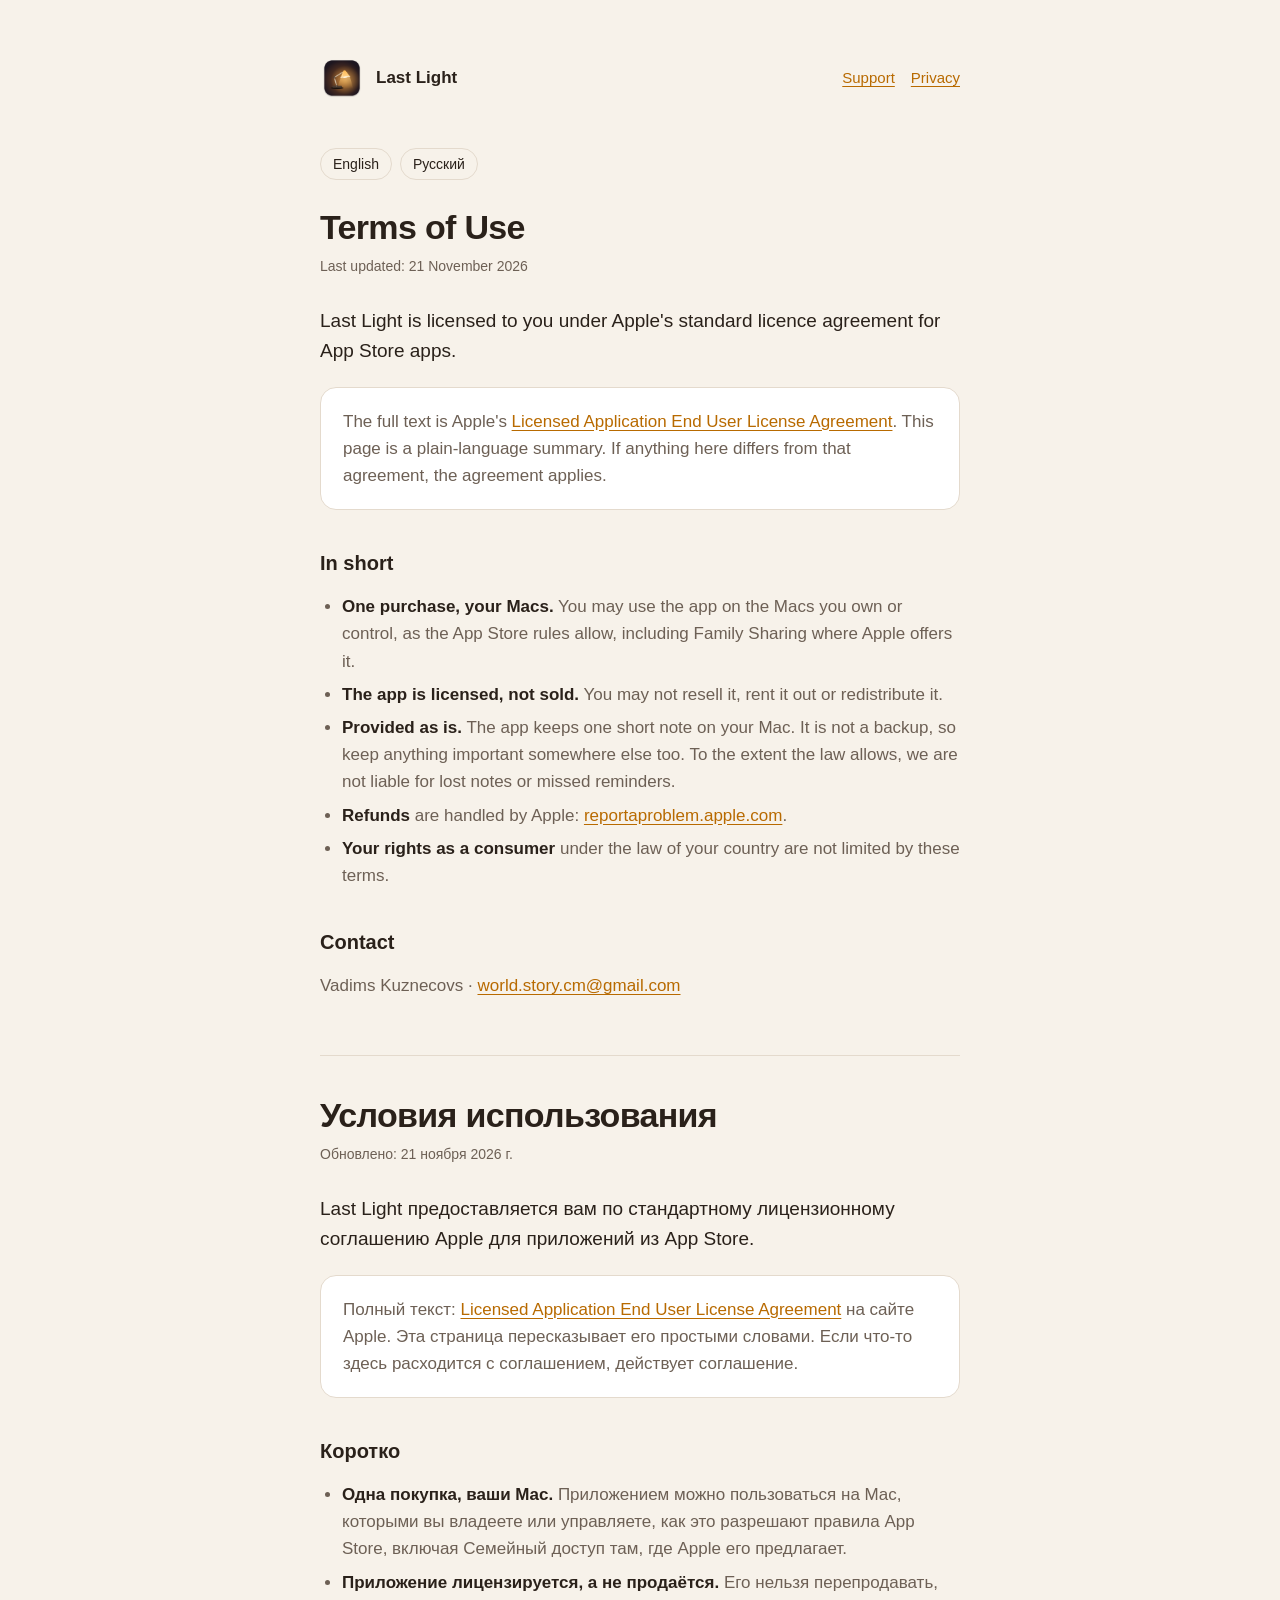
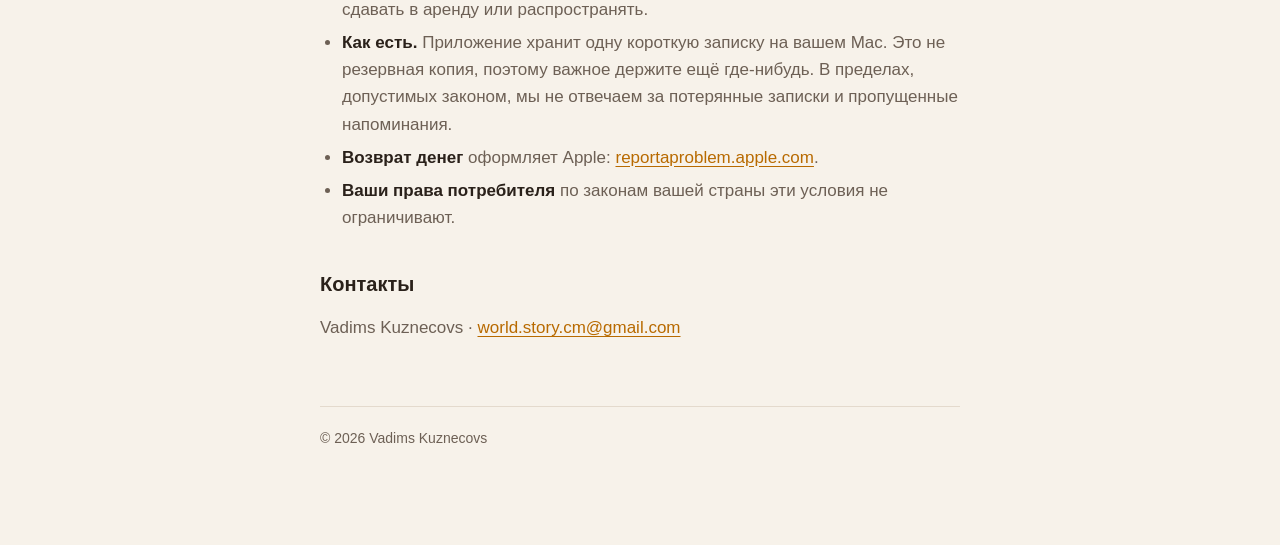
<file: terms.html>
<!doctype html>
<html lang="en">
<head>
<meta charset="utf-8">
<meta name="viewport" content="width=device-width, initial-scale=1">
<title>Terms of Use · Last Light</title>
<meta name="description" content="Last Light is licensed under Apple's standard licence agreement for App Store apps.">
<link rel="stylesheet" href="style.css">
</head>
<body>
<main>
  <header class="site">
    <img src="icon.png" alt="">
    <a class="name" href="index.html" data-ru-href="ru.html">Last Light</a>
    <nav><a href="support.html" data-ru-href="support.html#ru" data-ru="Поддержка">Support</a><a href="privacy.html" data-ru-href="privacy.html#ru" data-ru="Конфиденциальность">Privacy</a></nav>
  </header>

  <div class="langs"><a href="#en">English</a><a href="#ru">Русский</a></div>

  <section class="lang" id="en" lang="en">
    <h1>Terms of Use</h1>
    <p class="meta">Last updated: 21 November 2026</p>

    <p class="lead">Last Light is licensed to you under Apple's standard licence agreement for App Store apps.</p>

    <div class="card">
      <p>The full text is Apple's <a href="https://www.apple.com/legal/internet-services/itunes/dev/stdeula/">Licensed Application End User License Agreement</a>. This page is a plain-language summary. If anything here differs from that agreement, the agreement applies.</p>
    </div>

    <h2>In short</h2>
    <ul>
      <li><strong>One purchase, your Macs.</strong> You may use the app on the Macs you own or control, as the App Store rules allow, including Family Sharing where Apple offers it.</li>
      <li><strong>The app is licensed, not sold.</strong> You may not resell it, rent it out or redistribute it.</li>
      <li><strong>Provided as is.</strong> The app keeps one short note on your Mac. It is not a backup, so keep anything important somewhere else too. To the extent the law allows, we are not liable for lost notes or missed reminders.</li>
      <li><strong>Refunds</strong> are handled by Apple: <a href="https://reportaproblem.apple.com">reportaproblem.apple.com</a>.</li>
      <li><strong>Your rights as a consumer</strong> under the law of your country are not limited by these terms.</li>
    </ul>

    <h2>Contact</h2>
    <p>Vadims Kuznecovs · <a href="mailto:world.story.cm@gmail.com">world.story.cm@gmail.com</a></p>
  </section>

  <section class="lang" id="ru" lang="ru">
    <h1>Условия использования</h1>
    <p class="meta">Обновлено: 21 ноября 2026 г.</p>

    <p class="lead">Last Light предоставляется вам по стандартному лицензионному соглашению Apple для приложений из App Store.</p>

    <div class="card">
      <p>Полный текст: <a href="https://www.apple.com/legal/internet-services/itunes/dev/stdeula/">Licensed Application End User License Agreement</a> на сайте Apple. Эта страница пересказывает его простыми словами. Если что-то здесь расходится с соглашением, действует соглашение.</p>
    </div>

    <h2>Коротко</h2>
    <ul>
      <li><strong>Одна покупка, ваши Mac.</strong> Приложением можно пользоваться на Mac, которыми вы владеете или управляете, как это разрешают правила App Store, включая Семейный доступ там, где Apple его предлагает.</li>
      <li><strong>Приложение лицензируется, а не продаётся.</strong> Его нельзя перепродавать, сдавать в аренду или распространять.</li>
      <li><strong>Как есть.</strong> Приложение хранит одну короткую записку на вашем Mac. Это не резервная копия, поэтому важное держите ещё где-нибудь. В пределах, допустимых законом, мы не отвечаем за потерянные записки и пропущенные напоминания.</li>
      <li><strong>Возврат денег</strong> оформляет Apple: <a href="https://reportaproblem.apple.com">reportaproblem.apple.com</a>.</li>
      <li><strong>Ваши права потребителя</strong> по законам вашей страны эти условия не ограничивают.</li>
    </ul>

    <h2>Контакты</h2>
    <p>Vadims Kuznecovs · <a href="mailto:world.story.cm@gmail.com">world.story.cm@gmail.com</a></p>
  </section>

  <footer>© 2026 Vadims Kuznecovs</footer>
</main>
<script src="lang.js"></script>
</body>
</html>
</file>
<file: style.css>
:root {
  color-scheme: dark light;
  --bg: #14110f;
  --card: #1e1915;
  --ink: #f6eee2;
  --soft: #b8ab9b;
  --line: #352c25;
  --glow: #ffb84d;
}

@media (prefers-color-scheme: light) {
  :root {
    --bg: #f7f2ea;
    --card: #ffffff;
    --ink: #2a211a;
    --soft: #6d6055;
    --line: #e4dacd;
    --glow: #b86a00;
  }
}

* { box-sizing: border-box; }

body {
  margin: 0;
  background: var(--bg);
  color: var(--ink);
  font: 17px/1.6 -apple-system, BlinkMacSystemFont, "SF Pro Text", "Helvetica Neue", Arial, sans-serif;
  -webkit-font-smoothing: antialiased;
}

main {
  max-width: 680px;
  margin: 0 auto;
  padding: 56px 20px 96px;
}

header.site {
  display: flex;
  align-items: center;
  gap: 12px;
  margin-bottom: 48px;
}

header.site img { width: 44px; height: 44px; border-radius: 10px; }
header.site a.name { color: var(--ink); font-weight: 600; text-decoration: none; white-space: nowrap; }
header.site nav { margin-left: auto; display: flex; gap: 16px; flex-wrap: wrap; font-size: 15px; }

a { color: var(--glow); text-underline-offset: 3px; }

h1 { font-size: 34px; line-height: 1.15; letter-spacing: -0.02em; margin: 0 0 8px; }
h2 { font-size: 20px; line-height: 1.3; margin: 40px 0 8px; }
p, li { color: var(--soft); }
p strong, li strong { color: var(--ink); font-weight: 600; }
ul { padding-left: 22px; }
li { margin: 6px 0; }

.lead { font-size: 19px; color: var(--ink); }
.meta { font-size: 14px; color: var(--soft); margin: 0 0 28px; }

.langs { display: flex; gap: 8px; margin: 0 0 28px; font-size: 14px; }
.langs a {
  padding: 4px 12px;
  border: 1px solid var(--line);
  border-radius: 999px;
  text-decoration: none;
  color: var(--ink);
}

section.lang { border-top: 1px solid var(--line); padding-top: 40px; margin-top: 56px; }
section.lang:first-of-type { border-top: 0; padding-top: 0; margin-top: 0; }

/* Arriving with #ru or #en in the address shows that language alone. */
main:has(#ru:target) #en, main:has(#en:target) #ru { display: none; }
main:has(#ru:target) #ru { border-top: 0; padding-top: 0; margin-top: 0; }

.card {
  background: var(--card);
  border: 1px solid var(--line);
  border-radius: 16px;
  padding: 20px 22px;
  margin: 20px 0;
}
.card p { margin: 0; }

code { font: 14px/1.4 ui-monospace, "SF Mono", Menlo, monospace; color: var(--ink); overflow-wrap: anywhere; }

footer { margin-top: 64px; font-size: 14px; color: var(--soft); border-top: 1px solid var(--line); padding-top: 20px; }

/* Landing page */

main.wide { max-width: 1080px; }

.hero {
  display: grid;
  grid-template-columns: minmax(0, 1fr) minmax(0, 0.9fr);
  gap: 56px;
  align-items: center;
  margin-bottom: 104px;
}
.hero h1 { font-size: clamp(36px, 5.2vw, 56px); line-height: 1.05; letter-spacing: -0.03em; margin-bottom: 20px; }
.hero .lead { font-size: 20px; line-height: 1.5; color: var(--soft); margin: 0; }

.cta { display: flex; flex-wrap: wrap; align-items: center; gap: 12px 18px; margin-top: 32px; }
.badge {
  display: inline-block;
  padding: 13px 22px;
  border-radius: 999px;
  background: var(--ink);
  color: var(--bg);
  font-weight: 600;
  font-size: 16px;
  text-decoration: none;
}
.cta .terms { font-size: 15px; color: var(--soft); }

.shot {
  display: block;
  width: 100%;
  height: auto;
  border-radius: 24px;
  border: 1px solid var(--line);
  background: #17120f;
}

.block { margin-bottom: 104px; }
.block > h2 { font-size: clamp(26px, 3.4vw, 36px); line-height: 1.15; letter-spacing: -0.02em; margin: 0 0 10px; }
.block > .sub { font-size: 18px; margin: 0 0 36px; max-width: 620px; }

.steps { display: grid; grid-template-columns: repeat(3, minmax(0, 1fr)); gap: 24px; }
.pair { display: grid; grid-template-columns: repeat(2, minmax(0, 1fr)); gap: 24px; }
.steps figure, .pair figure, .band { margin: 0; }
figcaption { margin-top: 18px; }
figcaption .when { font-size: 13px; font-weight: 600; letter-spacing: 0.08em; text-transform: uppercase; color: var(--glow); }
figcaption h3 { font-size: 20px; line-height: 1.3; margin: 4px 0 6px; color: var(--ink); }
figcaption p { margin: 0; font-size: 16px; }
.band { margin-top: 24px; }
.band + .band { margin-top: 48px; }

.promises { display: grid; grid-template-columns: repeat(3, minmax(0, 1fr)); gap: 16px; }
.promises .card { margin: 0; }
.promises h3 { font-size: 18px; margin: 0 0 6px; color: var(--ink); }

.closing { text-align: center; }
.closing h2 { font-size: clamp(28px, 4vw, 42px); line-height: 1.1; letter-spacing: -0.02em; margin: 0 0 12px; }
.closing .cta { justify-content: center; }

@media (max-width: 800px) {
  .hero { grid-template-columns: 1fr; gap: 36px; margin-bottom: 72px; }
  .steps, .pair, .promises { grid-template-columns: 1fr; gap: 36px; }
  .promises { gap: 12px; }
  .block { margin-bottom: 72px; }
}

@media (max-width: 560px) {
  header.site { flex-wrap: wrap; margin-bottom: 36px; }
  header.site nav { margin-left: 0; flex-basis: 100%; gap: 6px 18px; font-size: 14px; }
}
</file>
